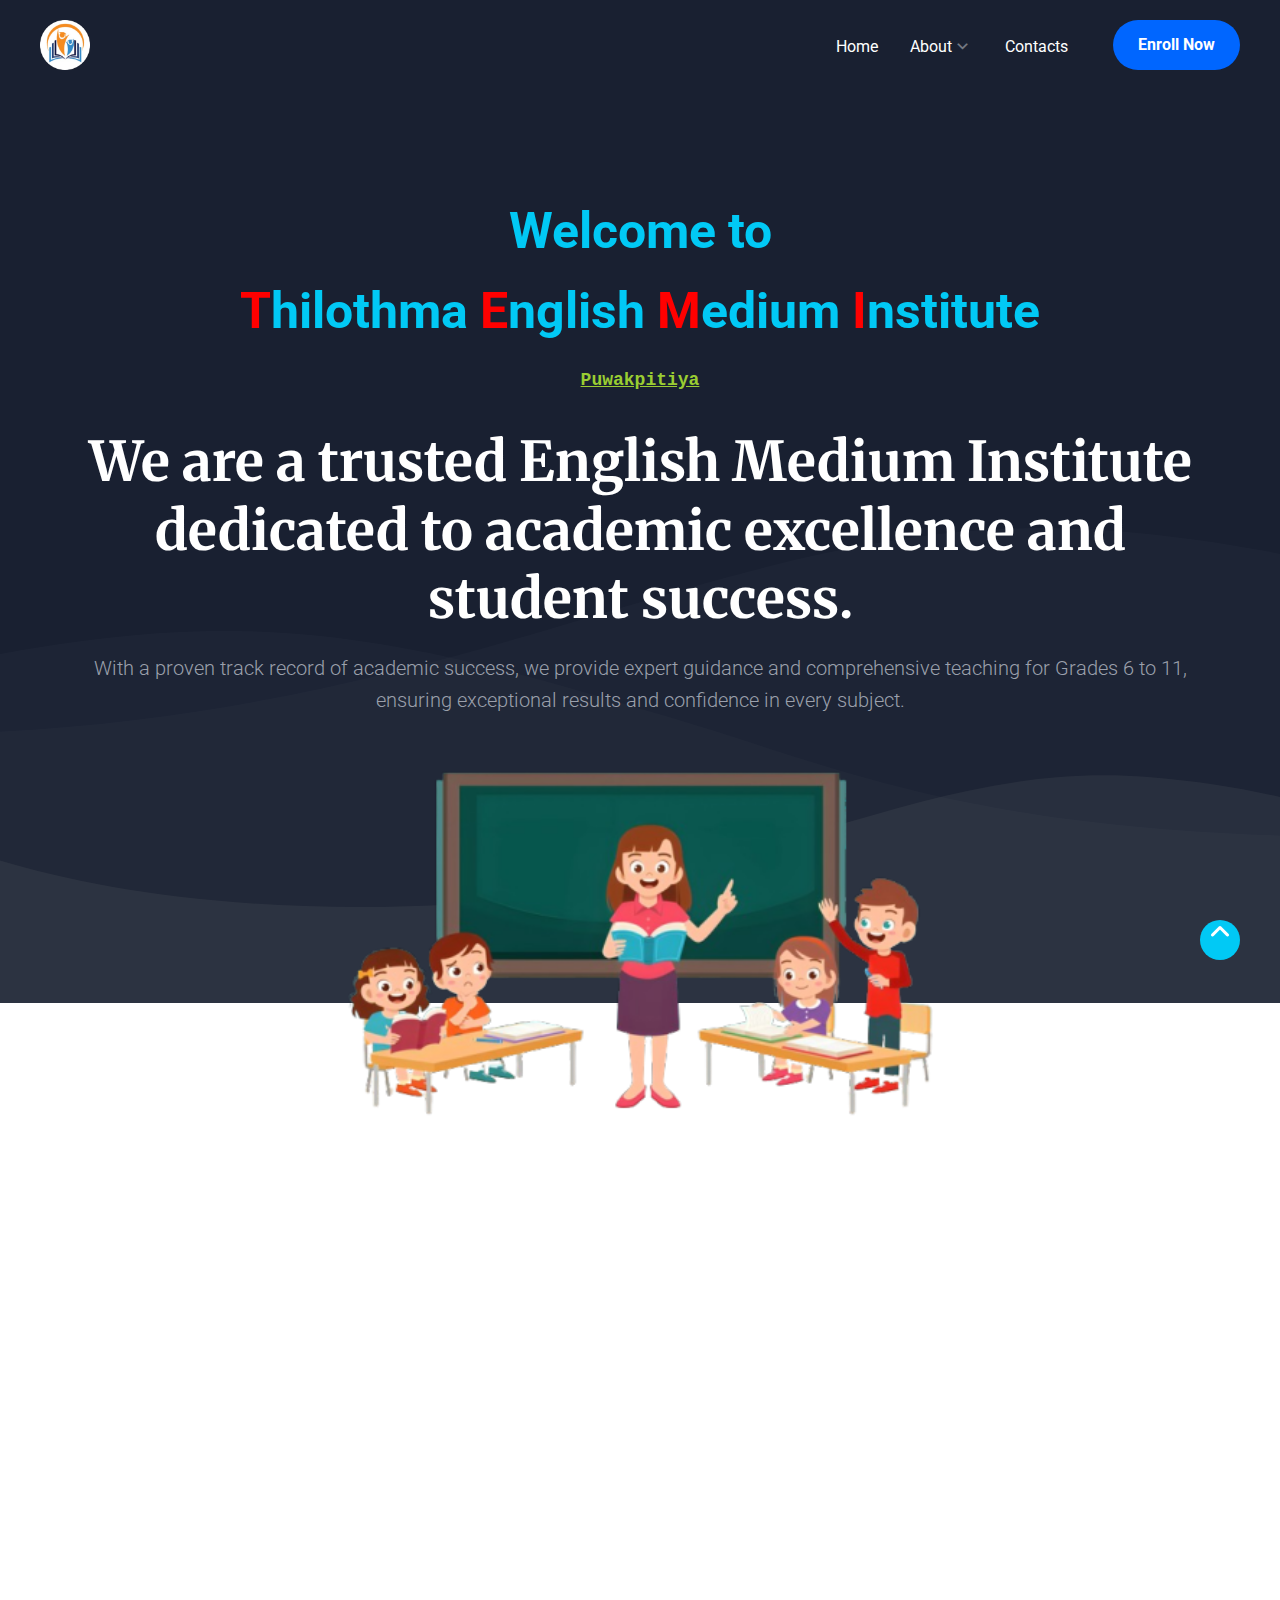
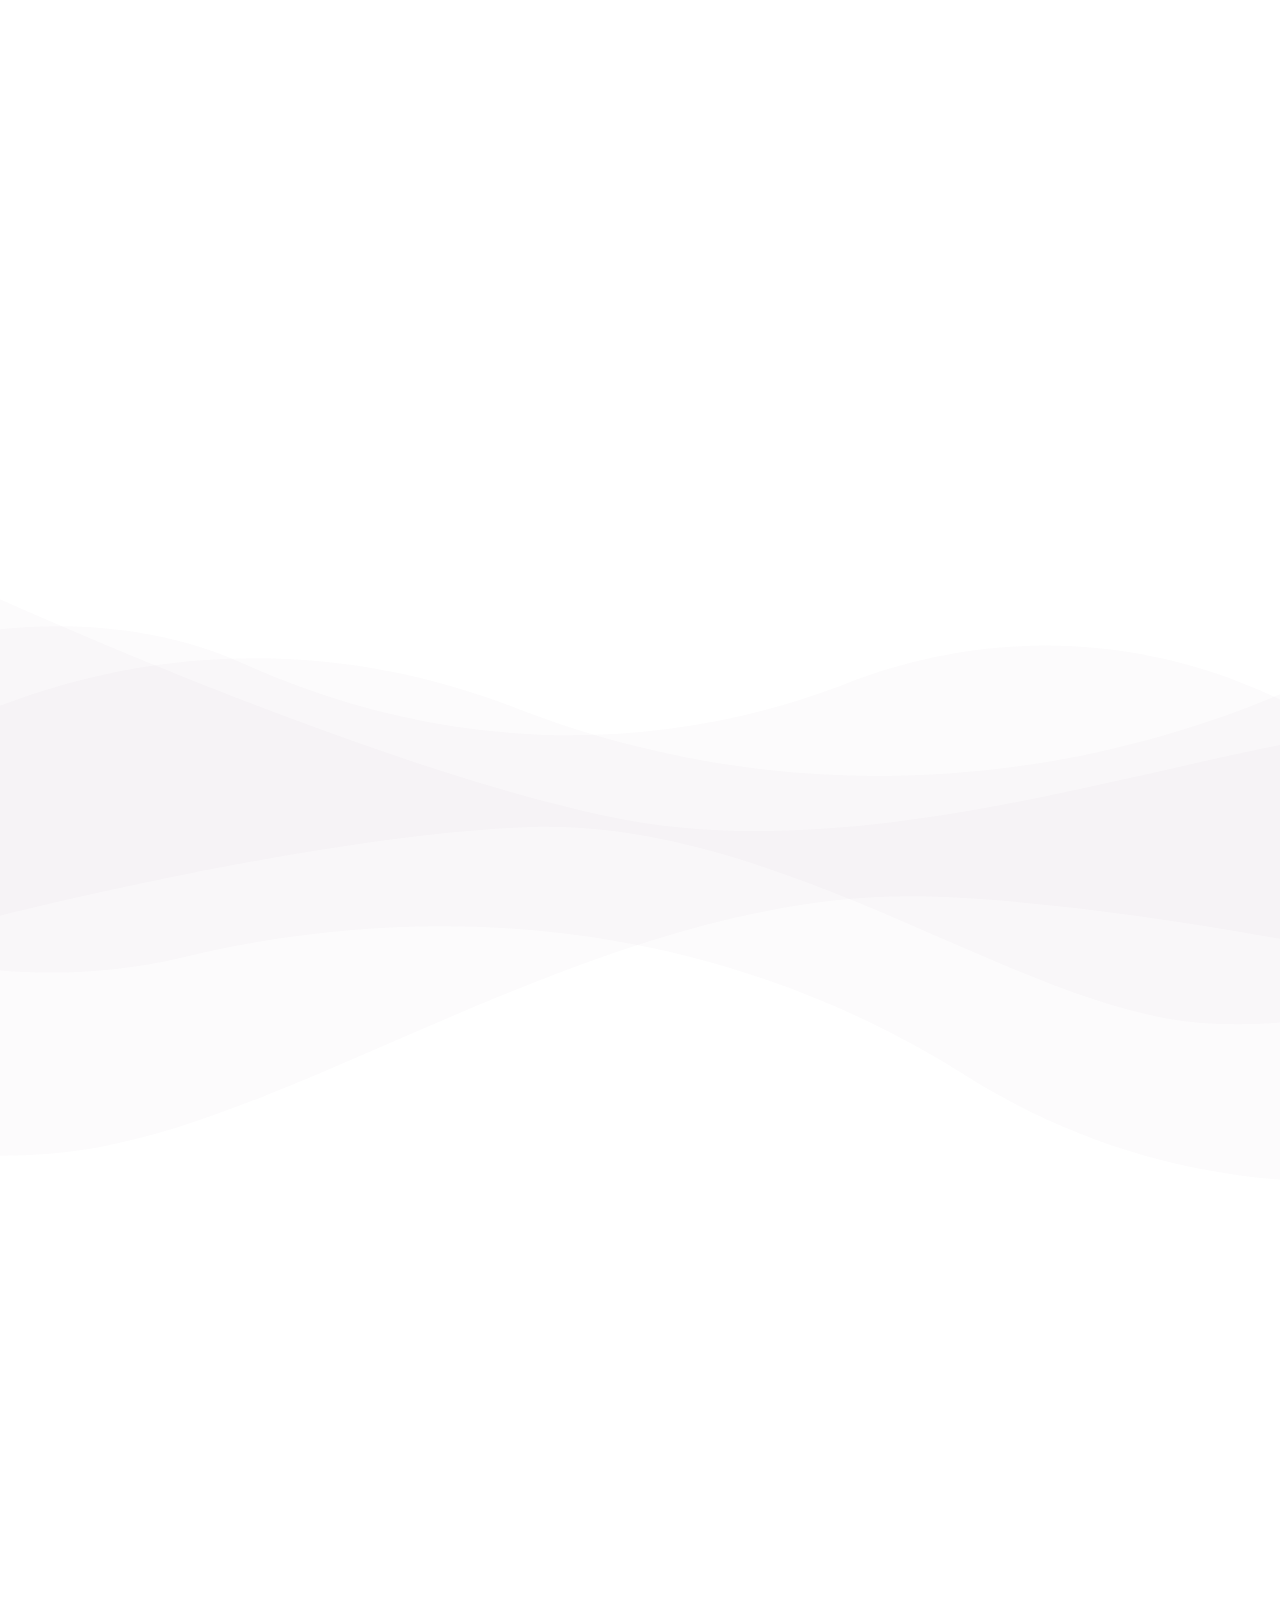
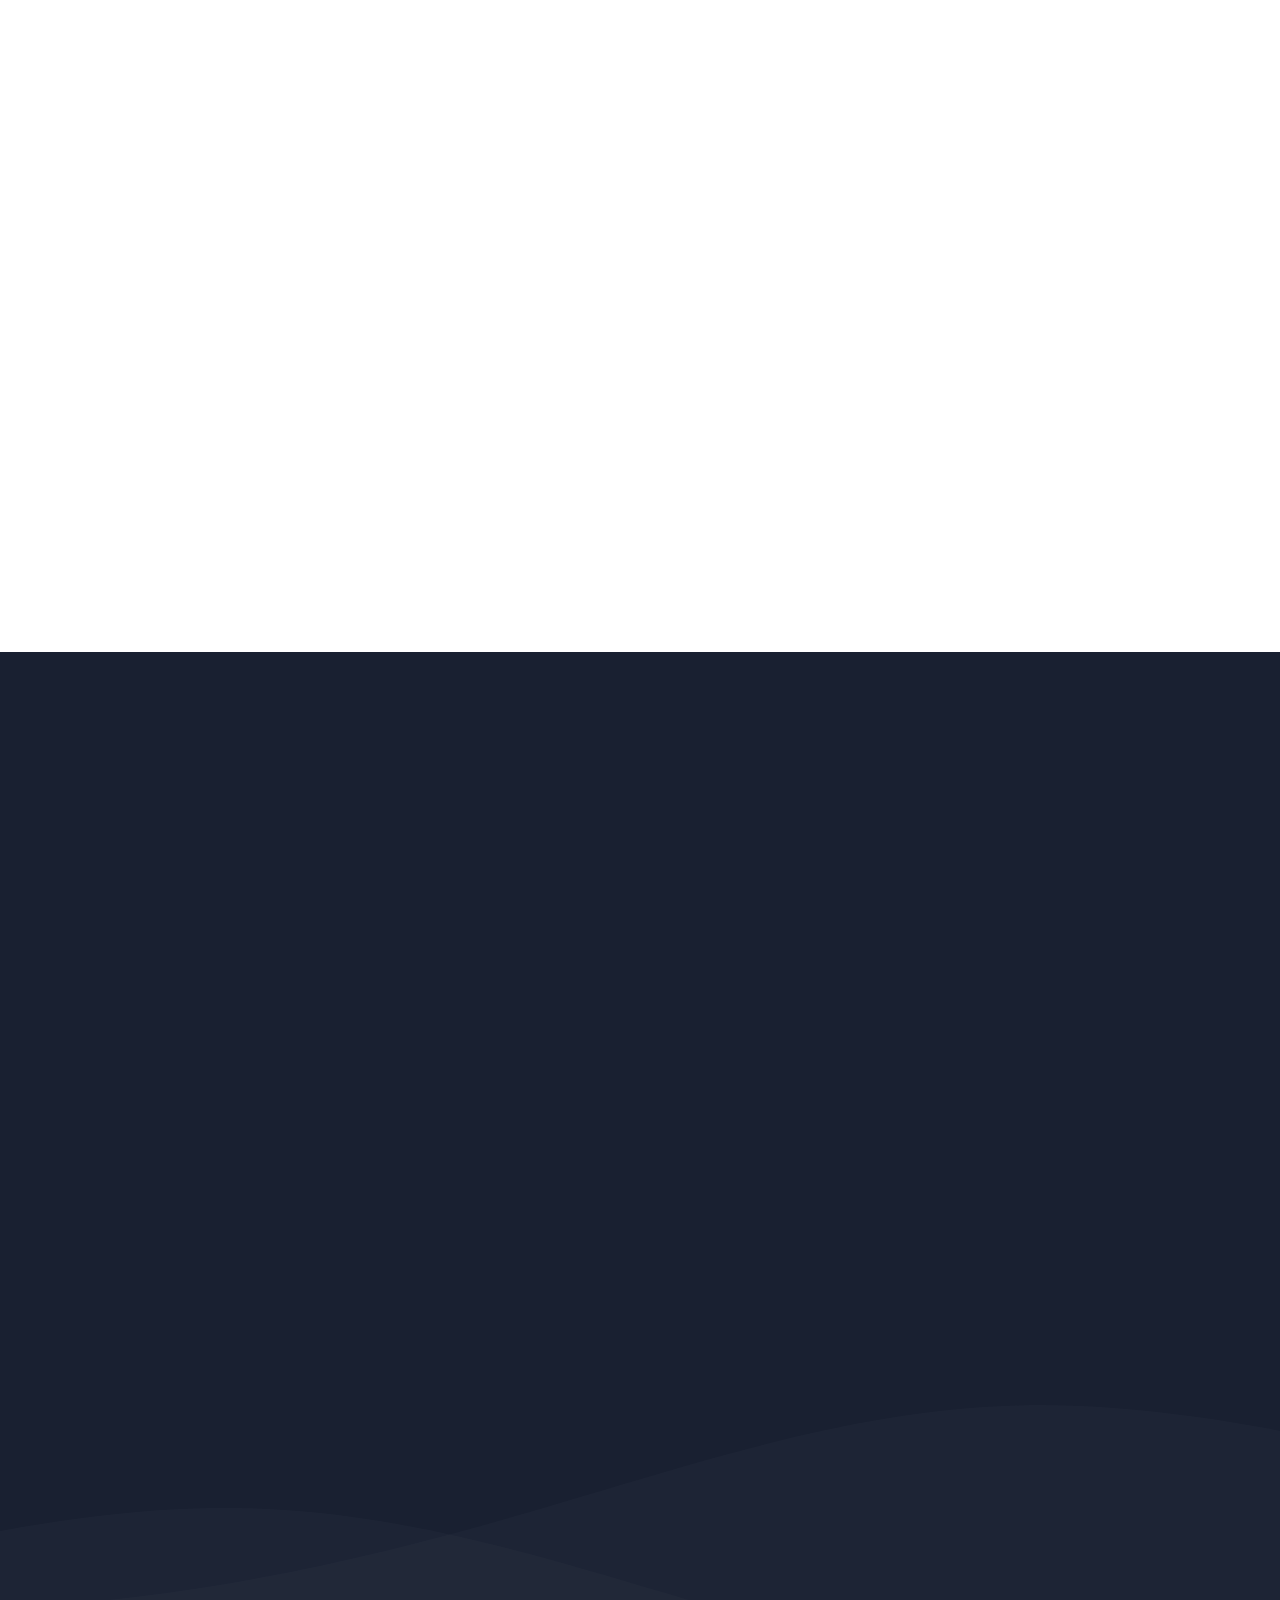
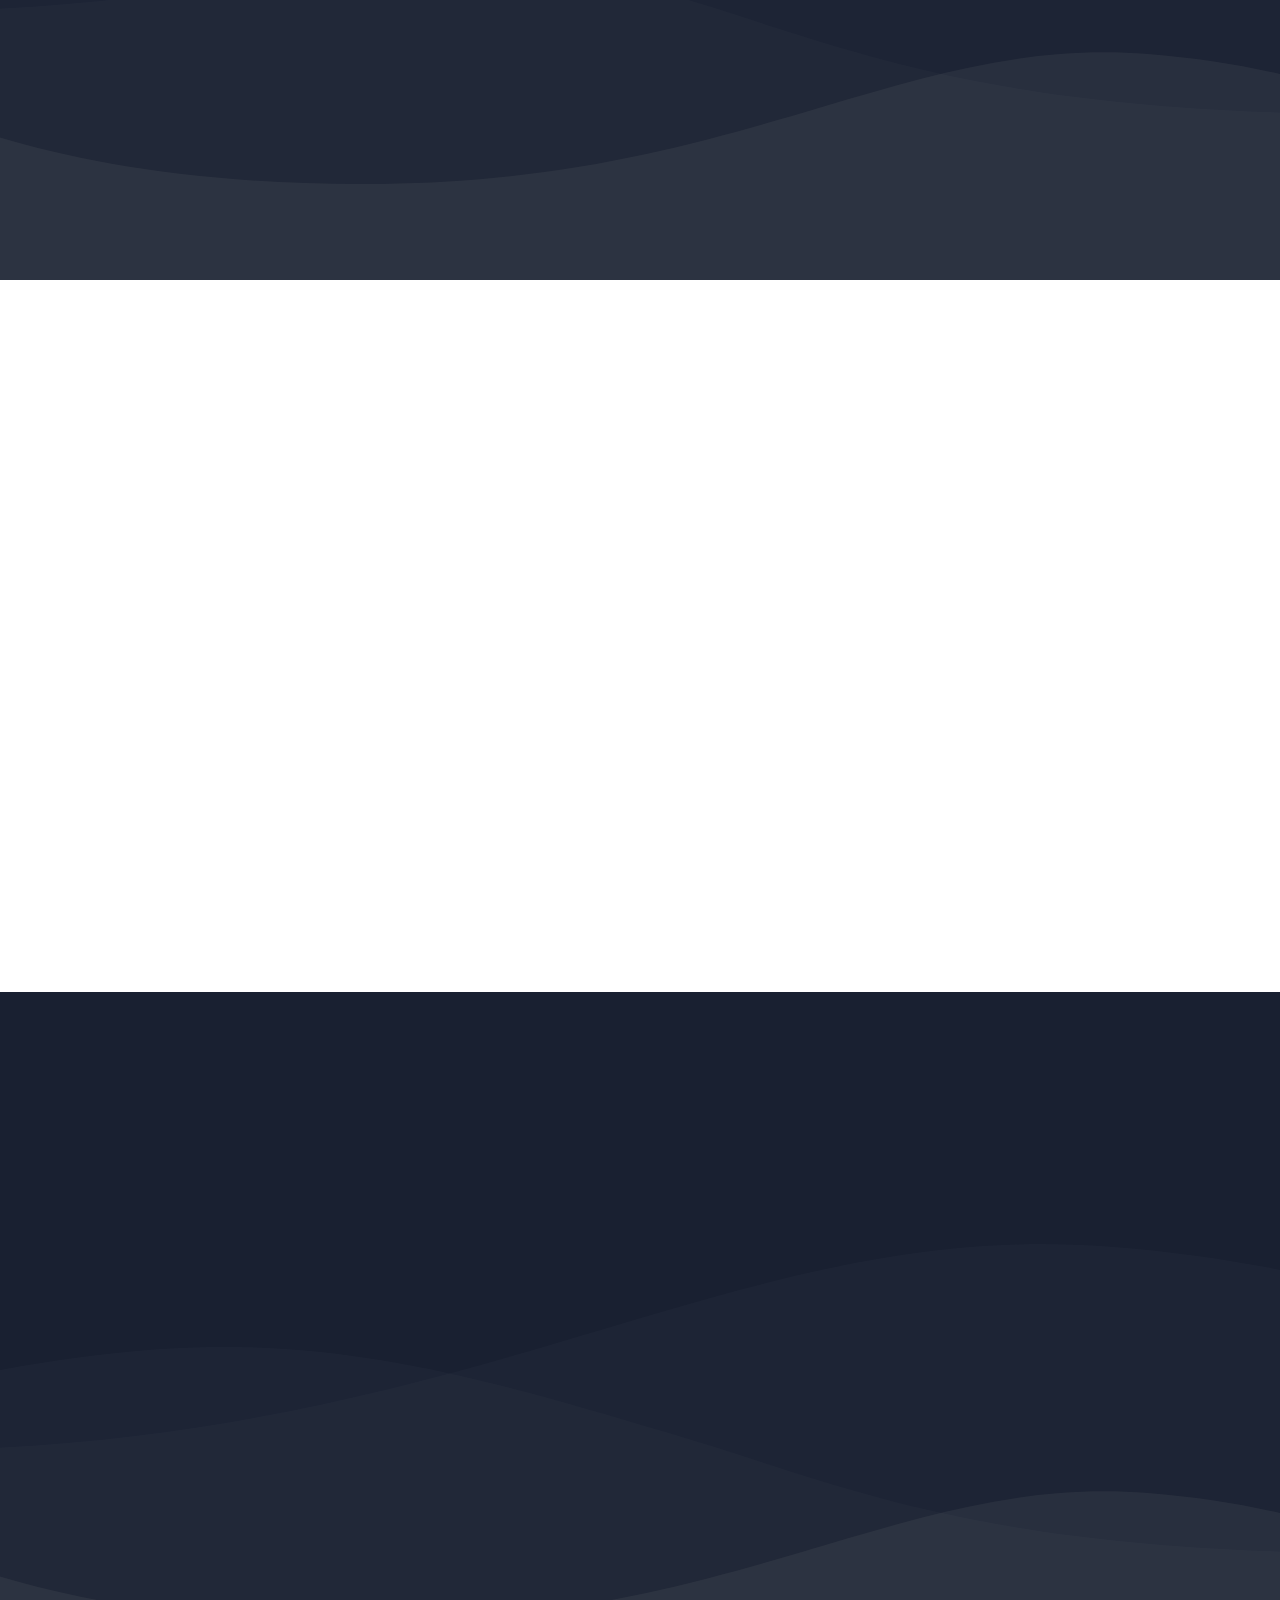
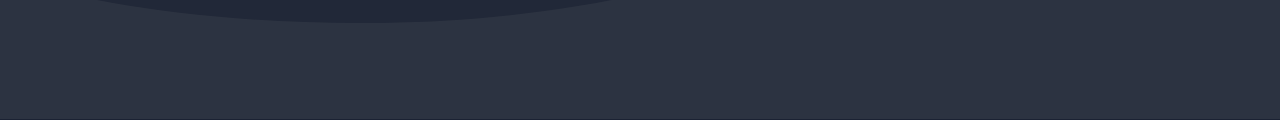
<file: index.html>
<!DOCTYPE html>
<html class="wide wow-animation" lang="en">
<head>
  <title>Thilothma Institute</title>
  <meta charset="utf-8">
  <meta name="viewport" content="width=device-width, height=device-height, initial-scale=1.0">
  <meta http-equiv="X-UA-Compatible" content="IE=edge">
  <link rel="icon" href="images/ST/logo.png" type="image/x-icon">
  <link rel="stylesheet" type="text/css" href="//fonts.googleapis.com/css?family=Roboto:100,300,400,500,700,900%7CMerriweather:300,400,700,700i,900">
  <link rel="stylesheet" href="css/style.css">
  <link href="https://cdnjs.cloudflare.com/ajax/libs/font-awesome/6.0.0-beta3/css/all.min.css" rel="stylesheet">
  <style>.ie-panel{display: none;background: #212121;padding: 10px 0;box-shadow: 3px 3px 5px 0 rgba(0,0,0,.3);clear: both;text-align:center;position: relative;z-index: 1;} html.ie-10 .ie-panel, html.lt-ie-10 .ie-panel {display: block;}</style>
</head>
<body>
<!--    <div class="ie-panel"><a href="http://windows.microsoft.com/en-US/internet-explorer/"><img src="images/ie8-panel/warning_bar_0000_us.jpg" height="42" width="820" alt="You are using an outdated browser. For a faster, safer browsing experience, upgrade for free today."></a></div>-->
<div class="preloader">
  <div class="preloader-body">
    <div class="cssload-container">
      <div class="cssload-speeding-wheel"></div>
    </div>
  </div>
</div>
<div class="page">
  <!--      <section class="d-none d-xl-block"><a class="d-block" href="https://www.templatemonster.com/landing-page-template/all-in-one-landing-page-lintense/" target="_blank"><img class="img-responsive" src="images/banner-top-2050x60.jpg" alt="" width="2050" height="60"/></a></section>-->

  <!-- HEADER -->
  <header class="section page-header">
    <!--RD Navbar-->
    <div class="rd-navbar-wrap">
      <nav class="rd-navbar rd-navbar-corporate" data-layout="rd-navbar-fixed" data-sm-layout="rd-navbar-fixed" data-md-layout="rd-navbar-fixed" data-lg-layout="rd-navbar-static" data-xl-layout="rd-navbar-static" data-xxl-layout="rd-navbar-static" data-md-device-layout="rd-navbar-fixed" data-lg-device-layout="rd-navbar-fixed" data-xl-device-layout="rd-navbar-static" data-xxl-device-layout="rd-navbar-static" data-lg-stick-up-offset="46px" data-xl-stick-up-offset="46px" data-xxl-stick-up-offset="46px" data-lg-stick-up="true" data-xl-stick-up="true" data-xxl-stick-up="true">
        <div class="rd-navbar-collapse-toggle rd-navbar-fixed-element-1" data-rd-navbar-toggle=".rd-navbar-collapse"><span></span></div>
        <div class="rd-navbar-main-outer">
          <div class="rd-navbar-main">
            <!--RD Navbar Panel-->
            <div class="rd-navbar-panel">
              <!--RD Navbar Toggle-->
              <button class="rd-navbar-toggle" data-rd-navbar-toggle=".rd-navbar-nav-wrap"><span></span></button>
              <!--RD Navbar Brand-->
              <div class="rd-navbar-brand">
                <!--                    &lt;!&ndash;Brand&ndash;&gt;<a class="brand" href="index.html"><img class="brand-logo-dark" src="images/logo-default-362x90.png" alt="" width="181" height="45"/><img class="brand-logo-light" src="images/logo-inverse-362x90.png" alt="" width="181" height="45"/></a>-->
                <!--Brand--><a class="brand" href="index.html"><img class="brand-logo-dark" src="images/ST/logo.png" alt="" width="10" height="10"/><img class="brand-logo-light" src="images/ST/logo.png" alt="" width="50" height="50"/></a>

              </div>
            </div>
            <div class="rd-navbar-main-element">
              <div class="rd-navbar-nav-wrap">
                <ul class="rd-navbar-nav">
                  <li class="rd-nav-item"><a class="rd-nav-link" href="#">Home</a></li>
                  <li class="rd-nav-item"><a class="rd-nav-link" href="#about">About</a>
                    <ul class="rd-menu rd-navbar-dropdown">
                      <li class="rd-dropdown-item"><a class="rd-dropdown-link" href="#why-us">Why Choose Us</a></li>
                      <li class="rd-dropdown-item"><a class="rd-dropdown-link" href="#mission">Mission & Vision</a></li>
                      <li class="rd-dropdown-item"><a class="rd-dropdown-link" href="#what-we-do">What We Offer</a></li>
                    </ul>
                  </li>
                  <!--<li class="rd-nav-item"><a class="rd-nav-link" href="#what-we-do">What We Do</a>
                    <ul class="rd-menu rd-navbar-dropdown">
                      <li class="rd-dropdown-item"><a class="rd-dropdown-link" href="#our-projects">Our Projects</a></li>
                      <li class="rd-dropdown-item"><a class="rd-dropdown-link" href="#awards">Awards</a></li>
                      <li class="rd-dropdown-item"><a class="rd-dropdown-link" href="#advantages">Advantages</a></li>
                      <li class="rd-dropdown-item"><a class="rd-dropdown-link" href="#features">Features</a></li>
                      <li class="rd-dropdown-item"><a class="rd-dropdown-link" href="#technologies">Technologies</a></li>
                      <li class="rd-dropdown-item"><a class="rd-dropdown-link" href="#statistics">Statistics</a></li>
                      <li class="rd-dropdown-item"><a class="rd-dropdown-link" href="#our-tips">Our Tips</a></li>
                    </ul>
                  </li>
                  <li class="rd-nav-item"><a class="rd-nav-link" href="#pricing">Grades</a></li>
                  <li class="rd-nav-item"><a class="rd-nav-link" href="#faq">FAQ</a></li>-->
                  <li class="rd-nav-item"><a class="rd-nav-link" href="#contacts">Contacts</a></li>
                </ul>
              </div>
              <div class="rd-navbar-collapse"><a class="button button-secondary button-nuka" href="https://api.whatsapp.com/send?phone=94706106161&text=Hello%20Diyawanna!%20I%20am%20interested%20about%20your%20business." target="_blank" rel="noopener noreferrer">Enroll Now<span class="button-overlay"></span></a></div>
            </div>
          </div>
        </div>
      </nav>
    </div>
  </header>


  <!-- Welcome to TEMI-->
  <section class="section section-md section-md-1 text-center bg-wave-dark-wrap pb-0 text-gray-600">
    <div class="bg-wave-dark bg-wave-dark-1 bg-gray-800">
      <svg class="wave-dark" width="1920" height="713" viewBox="0 0 1920 713" fill="none">
        <path class="wave-path wave-path-1" d="M1920 463.314V713H0V414.325C0.0515862 414.316 0.103105 414.308 0.154556 414.299C59.8232 467.769 270.664 573.445 636.676 568.392C873.316 565.126 1040.4 505.514 1188.57 452.65C1326.86 403.309 1448.68 359.846 1595.21 373.565C1727.41 385.944 1837.94 423.471 1920 463.314Z" fill="white"></path>
        <path class="wave-path wave-path-2" d="M1920 463.988V713H0V234.66C102.275 199.182 221.353 170.486 354.422 158.026C584.381 136.494 775.567 204.707 992.611 282.146C1225.15 365.113 1373 457.092 1858.75 463.796C1879.49 464.082 1899.9 464.142 1920 463.988Z" fill="white"></path>
        <path class="wave-path wave-path-3" d="M1920 85.9538V713H0V310.063C15.2357 310.099 30.6508 310.012 46.2454 309.796C417.632 304.67 679.852 211.113 912.389 128.146C1129.43 50.7068 1320.62 -17.5061 1550.58 4.02629C1690.21 17.1004 1814.43 48.0502 1920 85.9538Z" fill="white"></path>
      </svg>
    </div>
    <div class="container">
      <h6 class="wow fadeInUp" style="font-size: 50px">Welcome to <br> <a style="color: red">T</a>hilothma <a style="color: red">E</a>nglish <a style="color: red">M</a>edium <a style="color: red">I</a>nstitute</h6>
      <h6 class="wow fadeInUp" style="font-family: monospace; color: yellowgreen; text-decoration: underline; text-decoration-style: solid;"><a href="https://maps.app.goo.gl/4iR7ihebT4ooXhpj9" target="_blank" rel="noopener noreferrer">Puwakpitiya</a></h6>
      <h1 class="wow fadeInUp" data-wow-delay=".2s">We are a trusted English Medium Institute dedicated to academic excellence and student success.</h1>
      <p class="big d-none d-sm-block wow fadeInUp" data-wow-delay=".4s">With a proven track record of academic success, we provide expert guidance and comprehensive teaching for Grades 6 to 11, <br class="d-none d-lg-block">ensuring exceptional results and confidence in every subject.
      </p>
      <!--          <img class="wow fadeInUp" src="images/blur-landing-corporate-01-830x473.png" alt="" width="830" height="473" data-wow-delay=".6s"/>-->
      <img class="wow fadeInUp" src="images/ST/res/2.png" alt="" width="651" height="470" data-wow-delay=".6s"/>
    </div>
  </section>
  <div class="position-relative">
    <svg class="wave-light" width="1920" height="1060" viewBox="0 0 1920 1060" fill="none">
      <path class="wave-path" d="M1270.8 218.376C1568.83 102.736 1850.63 180.948 2030.21 307.382C2032.51 308.998 2034.48 310.988 2036.1 313.28L2244.6 608.07C2253.3 620.368 2249.27 637.477 2235.62 643.849C2136.91 689.931 1934.93 754.715 1745.59 720.317C1486.28 673.211 1150.28 423.428 797.391 434.116C526.793 442.311 106.516 537.961 -92.8574 590.62C-106.447 594.21 -120.226 585.95 -123.559 572.295L-211.97 210.086C-214.872 198.199 -208.784 185.922 -197.319 181.649C-86.282 140.272 153.264 93.3374 366.435 189.479C649.935 317.339 970.87 334.757 1270.8 218.376Z" fill="#4D4468"></path>
      <path class="wave-path" d="M772.48 255.118C380.165 103.024 9.24323 206.281 -226.745 372.767C-229.039 374.385 -231.01 376.373 -232.632 378.664L-512.582 774.127C-521.29 786.427 -517.274 803.55 -503.683 810.064C-377.112 870.73 -105.683 960.41 148.442 914.284C489.263 852.422 930.89 524.399 1394.72 538.435C1753.87 549.303 2313.64 677.282 2572.46 745.98C2586.04 749.585 2599.94 741.362 2603.28 727.711L2722.96 237.787C2725.87 225.895 2719.88 213.66 2708.45 209.275C2565.44 154.399 2245.45 89.0608 1961.15 217.17C1588.53 385.08 1166.7 407.953 772.48 255.118Z" fill="#4D4468"></path>
      <path class="wave-path" d="M1447.25 805.997C1794.64 1025.39 2182.35 991.059 2453.13 870.614C2455.6 869.515 2457.81 868.064 2459.73 866.318L2833.15 525.603C2842.65 516.93 2842.3 503.238 2831.92 495.349C2724.31 413.548 2478 274.243 2215.74 273.626C1867.52 272.805 1356.87 514.147 906.52 416.969C558.455 341.862 42.8667 116.692 -194.437 2.73577C-207.328 -3.45464 -223.54 1.25043 -229.521 12.9186L-466.827 475.879C-471.469 484.935 -468.544 495.538 -459.301 501.375C-333.611 580.741 -34.896 703.74 275.402 629.247C680.162 532.076 1098.27 585.601 1447.25 805.997Z" fill="#4D4468"></path>
    </svg>
    <!-- Why Choose Us-->
    <section class="section section-md bg-default text-center" id="why-us">
      <div class="container">
        <div class="row row-fix justify-content-center wow fadeInUp">
          <div class="col-xl-8 col-lg-10">
            <h6>Why Choose Us</h6>
            <h2>Excellence in Education Since Day One</h2>
            <p class="big">Since our establishment, we have been transforming the learning experience for students, helping them achieve their academic goals with outstanding results.</p>
            <h2>Proven Success Rates</h2>
            <p class="big">With a track record of +95% marks assured, we are committed to ensuring exceptional performance across all subjects for Grades 6 to 11.</p><a class="button button-secondary button-nuka" href="https://api.whatsapp.com/send?phone=94706106161&text=Hello%20Diyawanna!%20I%20am%20interested%20about%20your%20business." target="_blank" rel="noopener noreferrer">Enroll Now<span class="button-overlay"></span></a>
          </div>
        </div>
      </div>
    </section>
    <!-- About Us-->
    <section class="section section-md bg-default" id="about">
      <div class="container">
        <div class="row row-40 align-items-center wow fadeInUp">
          <div class="col-xl-7 col-lg-6">
            <div class="img-video"><a class="button-play" href="https://youtu.be/lZG7MRJNRjw?si=yub4DXyVDl6qavSV" data-lightgallery="item">
              <svg width="19" height="21" viewbox="0 0 19 21">
                <path d="M18.0698 8.92762C19.3101 9.63455 19.3101 11.3655 18.0698 12.0724L2.85678 20.7432C1.59455 21.4626 -6.40869e-08 20.585 0 19.1708L7.85887e-07 1.82916C8.49974e-07 0.414998 1.59455 -0.462644 2.85678 0.256784L18.0698 8.92762Z"></path>
              </svg></a>
              <!--                  <img class="box-shadow" src="images/landing-corporate-02-660x406.jpg" alt="" width="660" height="406"/>-->
              <img class="box-shadow" src="images/ST/res/3.jpg" alt="" width="660" height="406"/>
            </div>
          </div>
          <div class="col-xl-5 col-lg-6">
            <h6>About Us</h6>
            <h2>Dedicated to Excellence in Education</h2>
            <p class="big">Thilothma English Medium Institute is a <a class="link-border">trusted educational center</a> providing exceptional learning experiences for Grades 6 to 11. Over the years, we’ve built a strong reputation for delivering:</p>
            <ul class="list-decorative big">
              <li>Comprehensive and thorough subject coverage</li>
              <li>Tailored teaching methods for group and individual classes</li>
              <li>High success rates with +95% marks assured</li>
            </ul>
            <p>Our focus is on nurturing academic excellence while building confidence in every student.</p>
          </div>
        </div>
      </div>
    </section>
    <!-- Our Mission & Vision-->
    <section class="section section-md bg-default" id="mission">
      <div class="container">
        <div class="row row-15 justify-content-sm-between wow fadeInUp">
          <div class="col-xl-5 col-lg-6">
            <h6>Our Mission & Vision</h6>
            <h2>Mission</h2>
            <p class="big">We aim to deliver high-quality education that empowers students to achieve academic excellence and build a strong foundation for their future success.</p>
            <h2>Vision</h2>
            <p class="big">To be the leading English Medium Institute, providing personalized, impactful, and result-oriented education that sets students apart in their academic journey.</p>
            <div class="quote-classic">
              <div class="quote-classic-body">
                <q>Our personalized teaching methods and innovative approach are the keys to your academic success!</q>
              </div>
              <div class="quote-classic-footer unit unit-spacing-md">
                <div class="unit-left"><img class="quote-classic-photo rounded-circle" src="images/ST/tj.jpg" alt="" width="60" height="60"/>
                </div>
                <div class="unit-body">
                  <div class="quote-classic-name">H.V.G. Thilothma Jayasooriya</div>
                  <div class="quote-classic-position">Founder & Educator</div>
                  <div class="quote-classic-position">Thilothma English Medium Institute</div>
                </div>
              </div>
            </div>
          </div>
          <div class="col-xl-6 col-lg-6">
            <!--                <div class="text-center text-lg-left"><img src="images/blur-landing-corporate-03-500x406.png" alt="" width="500" height="406"/>-->
            <div class="text-center text-lg-left"><img src="images/ST/res/4.png" alt="" width="500" height="406"/>
            </div>
          </div>
        </div>
      </div>
    </section>
    <!-- What We Offer-->
    <section class="section section-md bg-default" id="what-we-do">
      <div class="container">
        <div class="text-center wow fadeInUp">
          <h6>What We Offer</h6>
          <h2>Exceptional Educational Services That Matter</h2>
          <p class="big">At Thilothma English Medium Institute, we are dedicated to providing top-notch teaching and guidance for students to achieve their academic goals.</p>
        </div>
        <div class="row row-30 justify-content-center">
          <div class="col-md-6 col-lg-4 wow fadeInUp" data-wow-delay=".3s">
            <article class="service-corporate unit flex-column flex-sm-row">
              <div class="unit-left">
                <div class="service-corporate-icon">
                  <svg width="70" height="70" viewBox="0 0 70 70" fill="none">
                    <path class="path-secondary" d="M38.5789 63.8914H31.3969C29.305 63.8914 27.6094 62.1958 27.6094 60.1039V55.1339H42.3664V60.1039C42.3664 62.1958 40.6708 63.8914 38.5789 63.8914Z" fill="#0066FF"></path>
                    <path d="M42.3662 55.1339V60.1044C42.3662 62.1963 40.6701 63.8909 38.5782 63.8909H35.3477C37.438 63.8909 39.1341 62.1963 39.1341 60.1044V55.1339H42.3662Z" fill="white"></path>
                    <path class="path-primary" d="M59.6549 25.6945C59.6549 36.0424 53.2819 44.903 44.2468 48.5639C43.1044 49.0264 42.3669 50.1469 42.3669 51.379V55.1243H39.1348V49.3447C39.1348 48.1127 39.8728 46.9922 41.0146 46.5297C50.0509 42.8682 56.4238 34.0082 56.4238 23.6603C56.4238 15.5464 52.5065 8.34674 46.4604 3.84998C54.3047 7.98038 59.6549 16.2129 59.6549 25.6945Z" fill="#01C9F5"></path>
                    <path d="M12.4524 18.3359C14.6608 11.0113 20.3602 5.33053 27.6976 3.13876C31.6342 1.9633 35.5793 1.73739 39.4239 2.46691C39.9788 2.57266 40.5156 2.20736 40.6208 1.65194C40.7265 1.09652 40.3618 0.560327 39.8058 0.455118C35.6364 -0.33689 31.365 -0.0938933 27.1113 1.1761C23.2057 2.34301 19.6115 4.48405 16.7164 7.36956C13.8202 10.2556 11.6674 13.8434 10.4914 17.7442C8.78774 23.394 8.90844 29.1837 10.8407 34.4879C10.9918 34.904 11.3843 35.1619 11.803 35.1619C11.9189 35.1619 12.0375 35.1422 12.1534 35.1C12.6848 34.9061 12.9582 34.3186 12.7649 33.7873C10.9854 28.9017 10.877 23.5585 12.4524 18.3359Z" fill="#293043"></path>
                    <path d="M56.6308 11.8465C54.0523 7.82555 50.4202 4.60678 46.1264 2.53731C45.6169 2.29164 45.0049 2.5058 44.7592 3.01529C44.5135 3.52478 44.7277 4.13681 45.2372 4.38248C49.1897 6.28693 52.5329 9.25041 54.9063 12.952C57.3427 16.7523 58.6308 21.1583 58.6308 25.6946C58.6308 30.4952 57.2006 35.1159 54.4945 39.0578C51.8504 42.9089 48.174 45.8681 43.8614 47.6155C42.3308 48.2355 41.3418 49.7133 41.3418 51.3795V54.1H36.0113V38.442L38.5161 39.6474C38.6565 39.7147 38.8082 39.7483 38.9604 39.7483C39.1121 39.7483 39.2643 39.7147 39.4042 39.6474L43.3776 37.7354C43.8876 37.4903 44.1018 36.8783 43.8566 36.3688C43.611 35.8588 42.9995 35.6446 42.4894 35.8897L38.9604 37.588L35.4308 35.8897C35.1504 35.7546 34.8236 35.7546 34.5432 35.8897L31.0142 37.588L27.4856 35.8897C26.9756 35.6441 26.3641 35.8588 26.1184 36.3688C25.8733 36.8783 26.0875 37.4903 26.5975 37.7354L30.5704 39.6468C30.8507 39.7819 31.1776 39.7819 31.4585 39.6468L33.9632 38.4415V54.1H28.6333V51.3795C28.6333 49.7127 27.6459 48.2355 26.1174 47.6171C21.8951 45.9065 18.2715 43.0258 15.6392 39.2853C15.3134 38.8228 14.6747 38.7117 14.2122 39.0375C13.7497 39.3627 13.6386 40.002 13.9638 40.4639C16.8237 44.5271 20.7602 47.6572 25.3483 49.5151C26.0998 49.8196 26.5847 50.5512 26.5847 51.3795V55.1238C26.5847 55.1254 26.5852 55.127 26.5852 55.1292C26.5852 55.1308 26.5847 55.1324 26.5847 55.134V60.1039C26.5847 62.5317 28.3925 64.5435 30.7322 64.8682V67.1006C30.7322 68.6996 32.0326 70 33.6316 70H36.3435C37.9419 70 39.2429 68.6996 39.2429 67.1006V64.8682C41.5826 64.5441 43.3904 62.5317 43.3904 60.1039V55.134C43.3904 55.1324 43.3899 55.1308 43.3899 55.1292C43.3899 55.127 43.3904 55.1254 43.3904 55.1238V51.3795C43.3904 50.5512 43.8769 49.819 44.6305 49.5135C49.3168 47.6144 53.3116 44.3999 56.1827 40.2167C59.1243 35.9325 60.6789 30.9107 60.6789 25.694C60.6784 20.7658 59.2786 15.9774 56.6308 11.8465ZM37.1943 67.1006C37.1943 67.57 36.813 67.9519 36.3435 67.9519H33.6316C33.1621 67.9519 32.7803 67.57 32.7803 67.1006V64.9425H37.1943V67.1006ZM41.3418 60.1039C41.3418 61.6276 40.1022 62.8671 38.5785 62.8671H31.3965C29.8729 62.8671 28.6333 61.6276 28.6333 60.1039V56.1583H41.3418V60.1039Z" fill="#293043"></path>
                  </svg>
                </div>
              </div>
              <div class="unit-body">
                <h4 class="service-corporate-title">Subject Mastery</h4>
                <p class="service-corporate-text">We specialize in core subjects like Science, Mathematics, ICT, Civic Education, Geography, Health, and English Literature (Grades 10 & 11). Our teaching methods ensure thorough understanding and excellent results.</p>
              </div>
            </article>
          </div>
          <div class="col-md-6 col-lg-4 wow fadeInUp">
            <article class="service-corporate unit flex-column flex-sm-row">
              <div class="unit-left">
                <div class="service-corporate-icon">
                  <svg width="70" height="70" viewBox="0 0 70 70" fill="none">
                    <path d="M59.5307 59.3617H10.5137V24.4508C10.5137 23.8259 11.02 23.3202 11.6443 23.3202H58.4C59.0249 23.3202 59.5307 23.8259 59.5307 24.4508V59.3617Z" fill="white"></path>
                    <path d="M65.5399 68.8407H4.50497C2.65766 68.8407 1.16016 67.3432 1.16016 65.4959V59.3617H68.8841V65.4959C68.8841 67.3432 67.3866 68.8407 65.5399 68.8407Z" fill="white"></path>
                    <path d="M54.3172 4.40711V48.1616C54.3172 50.1071 52.7407 51.6837 50.7973 51.6837H47.1641C49.108 51.6837 50.6846 50.1071 50.6846 48.1616V4.40711C50.6846 2.46314 49.108 0.886597 47.1641 0.886597H50.7973C52.7407 0.886597 54.3172 2.46314 54.3172 4.40711Z" fill="white"></path>
                    <path class="path-secondary" d="M54.3166 10.4847H15.7266V4.4071C15.7266 2.46259 17.3031 0.886047 19.2476 0.886047H50.7961C52.74 0.886047 54.3166 2.46259 54.3166 4.4071V10.4847Z" fill="#0066FF"></path>
                    <path d="M54.3172 4.40711V10.4842H50.6846V4.40711C50.6846 2.46314 49.108 0.886597 47.1641 0.886597H50.7973C52.7407 0.886597 54.3172 2.46314 54.3172 4.40711Z" fill="white"></path>
                    <path d="M19.9675 4.69228C19.9018 4.70456 19.8377 4.72272 19.7758 4.74782C19.6503 4.79802 19.5392 4.87439 19.4431 4.96999C19.254 5.15958 19.1445 5.42287 19.1445 5.69257C19.1445 5.82074 19.1728 5.96654 19.2225 6.08403C19.3021 6.27362 19.4265 6.4301 19.599 6.54386C19.7016 6.61115 19.8457 6.67203 19.967 6.695C20.0327 6.70888 20.1005 6.71529 20.1672 6.71529C20.3077 6.71529 20.43 6.69179 20.5587 6.63785C20.6805 6.58658 20.7958 6.50647 20.8904 6.41515C21.033 6.27683 21.1302 6.08724 21.1697 5.89284C21.2391 5.55425 21.1355 5.21672 20.8904 4.96999C20.6532 4.73126 20.2954 4.63246 19.9675 4.69228Z" fill="white"></path>
                    <path d="M23.7258 4.6698C23.4561 4.6698 23.1929 4.77875 23.0017 4.96994C22.8121 5.15953 22.7031 5.42229 22.7031 5.69252C22.7031 5.75928 22.7101 5.82604 22.7224 5.89279C22.7635 6.08666 22.8612 6.27465 23.0017 6.4151C23.0935 6.50696 23.2153 6.58707 23.3344 6.63781C23.3958 6.66237 23.4599 6.68267 23.5256 6.69495C23.7173 6.73073 23.9336 6.70937 24.1173 6.63781C24.2434 6.58814 24.3523 6.50856 24.4484 6.4151C24.5446 6.32218 24.6199 6.20842 24.6695 6.08399C24.7197 5.95902 24.7486 5.82764 24.7486 5.69252C24.7486 5.42389 24.6396 5.15953 24.4484 4.96994C24.2578 4.77875 23.9945 4.6698 23.7258 4.6698Z" fill="white"></path>
                    <path d="M27.2844 4.6698C27.0142 4.6698 26.7515 4.77875 26.5603 4.96994C26.3707 5.15953 26.2617 5.42229 26.2617 5.69252C26.2617 6.03485 26.4273 6.35422 26.7157 6.54328C26.7717 6.58013 26.8316 6.61164 26.893 6.63727C26.9544 6.66237 27.0185 6.68267 27.0842 6.69495C27.152 6.70723 27.2155 6.71524 27.2844 6.71524C27.4265 6.71524 27.544 6.69121 27.6743 6.63727C27.8078 6.58226 27.905 6.51497 28.007 6.4151C28.2009 6.22711 28.3072 5.95955 28.3072 5.69252C28.3072 5.42389 28.1982 5.159 28.007 4.96994C27.8164 4.77875 27.5531 4.6698 27.2844 4.6698Z" fill="white"></path>
                    <path d="M68.7467 58.4757H65.7982V21.6806C65.7982 19.4248 63.9626 17.5887 61.7062 17.5887H55.2024V4.54377C55.2024 2.0385 53.1645 0 50.6592 0H19.1108C16.6055 0 14.567 2.0385 14.567 4.54377V17.5887H8.06322C5.80735 17.5887 3.97179 19.4242 3.97179 21.6806V58.4752H1.02272C0.457688 58.4752 0 58.9328 0 59.4979V65.6326C0 68.0407 1.95893 70.0001 4.367 70.0001H12.5547C13.1197 70.0001 13.5774 69.5424 13.5774 68.9774C13.5774 68.4124 13.1197 67.9547 12.5547 67.9547H4.36753C3.08739 67.9547 2.04544 66.9127 2.04544 65.6326V60.5206H22.8374L24.172 63.5749C24.4439 64.1971 25.058 64.5992 25.7374 64.5992H44.0326C44.7114 64.5992 45.3261 64.1971 45.5979 63.5749L46.9325 60.5206H67.7245V65.6326C67.7245 66.9133 66.6826 67.9547 65.4024 67.9547H18.8619C18.2968 67.9547 17.8392 68.4124 17.8392 68.9774C17.8392 69.5424 18.2968 70.0001 18.8619 70.0001H65.4024C67.8105 70.0001 69.7694 68.0407 69.7694 65.6326V59.4979C69.7694 58.9334 69.3117 58.4757 68.7467 58.4757ZM16.6124 4.54377C16.6124 3.1659 17.7334 2.04544 19.1108 2.04544H50.6592C52.0365 2.04544 53.157 3.16643 53.157 4.54377V9.5981H16.6124V4.54377ZM9.3535 24.5875V58.4757H6.01724V21.6806C6.01724 20.5527 6.93529 19.6347 8.06322 19.6347H14.567V22.4342H11.5068C10.3196 22.4342 9.3535 23.3998 9.3535 24.5875ZM43.8115 62.5538H25.9579L25.0698 60.5211H44.7002L43.8115 62.5538ZM58.3705 58.4757H11.3989V24.5875C11.3989 24.5277 11.447 24.4796 11.5068 24.4796H14.567V48.2988C14.567 50.804 16.6055 52.8425 19.1108 52.8425H50.6592C53.1645 52.8425 55.2024 50.804 55.2024 48.2988V45.5921C55.2024 45.0271 54.7448 44.5694 54.1797 44.5694C53.6152 44.5694 53.157 45.0271 53.157 45.5921V48.2988C53.157 49.6761 52.0365 50.7971 50.6592 50.7971H19.1108C17.7334 50.7971 16.6124 49.6761 16.6124 48.2988V11.6441H53.157V32.1498C53.157 32.7148 53.6147 33.1725 54.1797 33.1725C54.7448 33.1725 55.2024 32.7148 55.2024 32.1498V24.4796H58.2626C58.3219 24.4796 58.3705 24.5277 58.3705 24.5875V58.4757ZM63.7522 58.4757H60.4159V24.5875C60.4159 23.3998 59.4503 22.4342 58.2626 22.4342H55.2024V19.6347H61.7062C62.8341 19.6347 63.7522 20.5522 63.7522 21.6806V58.4757Z" fill="#293043"></path>
                    <path class="path-primary" d="M26.4466 26.0188C26.4466 28.4547 28.2752 29.3978 29.504 29.4368C29.5153 29.4374 29.5259 29.4374 29.5372 29.4374C30.0867 29.4374 30.5412 29.001 30.5588 28.4472C30.577 27.8827 30.1337 27.4106 29.5692 27.3924C29.5665 27.3924 29.2856 27.3663 29.0266 27.2119C28.7969 27.0752 28.492 26.8028 28.492 26.0188V24.5753C28.492 24.2346 28.3227 23.9163 28.0397 23.7267L27.3988 23.2957L28.0397 22.8652C28.3227 22.6751 28.4925 22.3568 28.4925 22.0161V20.5725C28.4925 20.0823 28.6725 19.6053 29.1152 19.3543C29.2808 19.2609 29.4565 19.2171 29.6376 19.1989C30.1572 19.1466 30.5593 18.7241 30.5593 18.2024V18.1538C30.5593 17.6021 30.1123 17.1545 29.5601 17.1545H29.504C28.2752 17.1941 26.4471 18.1367 26.4471 20.5725V21.4708L25.4708 22.1272C24.9934 22.4476 24.7515 23.0297 24.8834 23.614C24.964 23.9718 25.1937 24.2789 25.4986 24.4834L26.4471 25.1206V26.0188H26.4466Z" fill="#01C9F5"></path>
                    <path class="path-primary" d="M40.4042 19.1989C40.5853 19.2171 40.7615 19.2609 40.9271 19.3543C41.3693 19.6053 41.5498 20.0823 41.5498 20.5725V22.0161C41.5498 22.3568 41.7191 22.6751 42.0021 22.8652L42.6435 23.2957L42.0021 23.7267C41.7196 23.9163 41.5498 24.2346 41.5498 24.5753V26.0188C41.5498 26.8028 41.2448 27.0752 41.0157 27.2119C40.7567 27.3663 40.4752 27.3924 40.4726 27.3924C39.9081 27.4106 39.4648 27.8827 39.483 28.4472C39.5011 29.001 39.9551 29.4374 40.5046 29.4374C40.5158 29.4374 40.527 29.4374 40.5383 29.4368C41.7671 29.3978 43.5952 28.4547 43.5952 26.0188V25.1206L44.5437 24.4834C44.8486 24.2784 45.0783 23.9718 45.1589 23.614C45.2908 23.0292 45.0489 22.4471 44.5715 22.1266L43.5952 21.4708V20.572C43.5952 18.1361 41.7671 17.1935 40.5377 17.1545H40.4816C39.93 17.1545 39.4824 17.6021 39.4824 18.1538V18.2024C39.4824 18.7241 39.8851 19.1466 40.4042 19.1989Z" fill="#01C9F5"></path>
                    <path d="M23.0367 33.3088H20.1678C19.6028 33.3088 19.1445 33.7665 19.1445 34.3316C19.1445 34.8966 19.6028 35.3543 20.1678 35.3543H23.0367C23.6018 35.3543 24.0595 34.8966 24.0595 34.3316C24.0595 33.7665 23.6018 33.3088 23.0367 33.3088Z" fill="#293043"></path>
                    <path d="M49.8747 33.3088H27.3626C26.7981 33.3088 26.3398 33.7665 26.3398 34.3316C26.3398 34.8966 26.7981 35.3543 27.3626 35.3543H49.8747C50.4392 35.3543 50.8975 34.8966 50.8975 34.3316C50.8975 33.7665 50.4392 33.3088 49.8747 33.3088Z" fill="#293043"></path>
                    <path d="M23.0367 37.9932H20.1678C19.6028 37.9932 19.1445 38.4508 19.1445 39.0159C19.1445 39.5809 19.6028 40.0386 20.1678 40.0386H23.0367C23.6018 40.0386 24.0595 39.5809 24.0595 39.0159C24.0595 38.4508 23.6018 37.9932 23.0367 37.9932Z" fill="#293043"></path>
                    <path d="M49.8747 37.9932H27.3626C26.7981 37.9932 26.3398 38.4508 26.3398 39.0159C26.3398 39.5809 26.7981 40.0386 27.3626 40.0386H49.8747C50.4392 40.0386 50.8975 39.5809 50.8975 39.0159C50.8975 38.4508 50.4392 37.9932 49.8747 37.9932Z" fill="#293043"></path>
                    <path d="M23.0367 42.6768H20.1678C19.6028 42.6768 19.1445 43.135 19.1445 43.7C19.1445 44.2645 19.6028 44.7227 20.1678 44.7227H23.0367C23.6018 44.7227 24.0595 44.2645 24.0595 43.7C24.0595 43.135 23.6018 42.6768 23.0367 42.6768Z" fill="#293043"></path>
                    <path d="M49.8747 42.6768H27.3626C26.7981 42.6768 26.3398 43.135 26.3398 43.7C26.3398 44.2645 26.7981 44.7227 27.3626 44.7227H49.8747C50.4392 44.7227 50.8975 44.2645 50.8975 43.7C50.8975 43.135 50.4392 42.6768 49.8747 42.6768Z" fill="#293043"></path>
                    <path d="M30.5194 25.8133C30.599 26.0029 30.7229 26.1599 30.8954 26.2731C30.9984 26.3404 31.1426 26.4018 31.2639 26.4243C31.329 26.4381 31.3974 26.4446 31.4641 26.4446C31.6046 26.4446 31.7269 26.4211 31.8556 26.3671C31.9774 26.3158 32.0927 26.2363 32.1872 26.1444C32.3298 26.0061 32.427 25.8165 32.4666 25.6226C32.536 25.2835 32.4324 24.946 32.1872 24.6992C31.9501 24.4611 31.5923 24.3617 31.2644 24.4215C31.1987 24.4338 31.1346 24.452 31.0727 24.4771C30.9472 24.5273 30.8361 24.6037 30.7399 24.6992C30.5504 24.8888 30.4414 25.1521 30.4414 25.4218C30.4414 25.55 30.4697 25.6958 30.5194 25.8133Z" fill="#293043"></path>
                    <path d="M34.2966 26.145C34.3884 26.2369 34.5102 26.317 34.6293 26.3672C34.6907 26.3917 34.7548 26.412 34.8205 26.4243C35.0122 26.4606 35.2285 26.4393 35.4122 26.3672C35.5383 26.3175 35.6472 26.2385 35.7434 26.145C35.8395 26.0521 35.9148 25.9378 35.9645 25.8134C36.0147 25.6884 36.0435 25.557 36.0435 25.4219C36.0435 25.1533 35.9346 24.8889 35.7434 24.6993C35.5527 24.5087 35.2894 24.3992 35.0208 24.3992C34.7511 24.3992 34.4878 24.5087 34.2966 24.6993C34.107 24.8889 33.998 25.1522 33.998 25.4219C33.998 25.4892 34.005 25.5554 34.0173 25.6227C34.0584 25.8166 34.1561 26.004 34.2966 26.145Z" fill="#293043"></path>
                    <path d="M38.0106 26.2732C38.0667 26.31 38.1265 26.341 38.1879 26.3672C38.2493 26.3917 38.3134 26.412 38.3791 26.4243C38.4469 26.4371 38.5105 26.4446 38.5794 26.4446C38.7214 26.4446 38.8389 26.4206 38.9692 26.3672C39.1027 26.3122 39.1999 26.2443 39.3019 26.1445C39.4958 25.9565 39.6021 25.6889 39.6021 25.4219C39.6021 25.1533 39.4931 24.8889 39.3019 24.6993C39.1113 24.5081 38.848 24.3992 38.5794 24.3992C38.3091 24.3992 38.0464 24.5081 37.8552 24.6993C37.6656 24.8889 37.5566 25.1517 37.5566 25.4219C37.5566 25.7648 37.7222 26.0836 38.0106 26.2732Z" fill="#293043"></path>
                  </svg>
                </div>
              </div>
              <div class="unit-body">
                <h4 class="service-corporate-title">Personalized Learning</h4>
                <p class="service-corporate-text">We offer both group and individual classes to cater to the unique needs of each student, ensuring a focused and tailored learning experience.</p>
              </div>
            </article>
          </div>
          <div class="col-md-6 col-lg-4 wow fadeInUp" data-wow-delay=".3s">
            <article class="service-corporate unit flex-column flex-sm-row">
              <div class="unit-left">
                <div class="service-corporate-icon">
                  <svg width="70" height="70" viewBox="0 0 70 70" fill="none">
                    <path d="M65.4867 52.3916H4.51332C2.58698 52.3916 1.02539 50.83 1.02539 48.9037V4.78676C1.02539 2.86041 2.58698 1.29883 4.51332 1.29883H65.4867C67.413 1.29883 68.9746 2.86041 68.9746 4.78676V48.9037C68.9746 50.83 67.413 52.3916 65.4867 52.3916Z" fill="white"></path>
                    <path d="M68.9732 4.78673V13.1992H64.7243V4.78673C64.7243 2.86145 63.1627 1.29987 61.2363 1.29987H65.4858C67.4116 1.29987 68.9732 2.86145 68.9732 4.78673Z" fill="white"></path>
                    <path class="path-secondary" d="M41.9985 49.3533H28.002V67.6736C28.002 68.4395 28.7705 68.9671 29.4856 68.6921L34.6082 66.7182C34.8603 66.621 35.1402 66.621 35.3922 66.7182L40.5149 68.6921C41.23 68.9671 41.9985 68.4395 41.9985 67.6736V49.3533Z" fill="#0066FF"></path>
                    <path d="M41.9985 49.3528V67.6742C41.9985 68.44 41.23 68.9677 40.5149 68.6921L39.418 68.2696V49.3528H41.9985Z" fill="white"></path>
                    <path class="path-primary" d="M53.1449 40.3828C53.1449 42.2371 50.9835 43.7271 50.4404 45.4003C49.8775 47.1344 50.7304 49.6065 49.6799 51.0501C48.6193 52.5075 45.997 52.4552 44.5396 53.5158C43.096 54.5663 42.3419 57.0823 40.6079 57.6452C38.9347 58.1883 36.8534 56.6145 34.9992 56.6145C33.1449 56.6145 31.0637 58.1883 29.3905 57.6452C27.6564 57.0818 26.9023 54.5663 25.4588 53.5158C24.0008 52.4547 21.3791 52.5075 20.3185 51.0496C19.268 49.6065 20.1209 47.1344 19.558 45.4003C19.0148 43.7271 16.8535 42.2371 16.8535 40.3828C16.8535 38.5286 19.0148 37.0386 19.558 35.3654C20.1209 33.6318 19.268 31.1597 20.3185 29.7161C21.3791 28.2581 24.0008 28.311 25.4588 27.2498C26.9023 26.1993 27.6564 23.6839 29.3905 23.121C31.0637 22.5779 33.1449 24.1518 34.9992 24.1518C36.8534 24.1518 38.9347 22.5779 40.6079 23.121C42.3414 23.6839 43.096 26.1993 44.5396 27.2498C45.997 28.311 48.6193 28.2581 49.6799 29.7161C50.7304 31.1597 49.877 33.6318 50.4404 35.3654C50.9835 37.0386 53.1449 38.5286 53.1449 40.3828Z" fill="#01C9F5"></path>
                    <path d="M46.3569 40.3828C46.3569 46.6547 41.2727 51.739 35.0007 51.739C28.7288 51.739 23.6445 46.6547 23.6445 40.3828C23.6445 34.1108 28.7288 29.0266 35.0007 29.0266C41.2727 29.0266 46.3569 34.1108 46.3569 40.3828Z" fill="white"></path>
                    <path d="M4.55469 7.15688C4.55469 8.81673 5.90479 10.1668 7.5641 10.1668C9.22395 10.1668 10.5741 8.81673 10.5741 7.15688C10.5741 5.49756 9.22395 4.14746 7.5641 4.14746C5.90479 4.14746 4.55469 5.49756 4.55469 7.15688ZM8.52274 7.15688C8.52274 7.68559 8.09282 8.11551 7.5641 8.11551C7.03592 8.11551 6.606 7.68559 6.606 7.15688C6.606 6.62869 7.03592 6.19824 7.5641 6.19824C8.09282 6.19824 8.52274 6.62869 8.52274 7.15688Z" fill="#293043"></path>
                    <path d="M12.2168 7.15688C12.2168 8.81673 13.5669 10.1668 15.2262 10.1668C16.8861 10.1668 18.2362 8.81673 18.2362 7.15688C18.2362 5.49756 16.8861 4.14746 15.2262 4.14746C13.5669 4.14746 12.2168 5.49756 12.2168 7.15688ZM16.1848 7.15688C16.1848 7.68559 15.7549 8.11551 15.2262 8.11551C14.698 8.11551 14.2681 7.68559 14.2681 7.15688C14.2681 6.62869 14.698 6.19824 15.2262 6.19824C15.7549 6.19824 16.1848 6.62869 16.1848 7.15688Z" fill="#293043"></path>
                    <path d="M19.8809 7.15688C19.8809 8.81673 21.231 10.1668 22.8903 10.1668C24.5501 10.1668 25.9002 8.81673 25.9002 7.15688C25.9002 5.49756 24.5501 4.14746 22.8903 4.14746C21.231 4.14746 19.8809 5.49756 19.8809 7.15688ZM23.8489 7.15688C23.8489 7.68559 23.419 8.11551 22.8903 8.11551C22.3621 8.11551 21.9322 7.68559 21.9322 7.15688C21.9322 6.62869 22.3621 6.19824 22.8903 6.19824C23.419 6.19824 23.8489 6.62869 23.8489 7.15688Z" fill="#293043"></path>
                    <path d="M62.4486 34.2731H54.8281C54.262 34.2731 53.8027 34.7324 53.8027 35.2985C53.8027 35.8652 54.262 36.3244 54.8281 36.3244H62.4486C63.0147 36.3244 63.474 35.8652 63.474 35.2985C63.474 34.7324 63.0147 34.2731 62.4486 34.2731Z" fill="#293043"></path>
                    <path d="M7.55273 36.3244H14.7171C15.2832 36.3244 15.7425 35.8652 15.7425 35.2985C15.7425 34.7324 15.2832 34.2731 14.7171 34.2731H7.55273C6.98663 34.2731 6.52734 34.7324 6.52734 35.2985C6.52734 35.8652 6.98663 36.3244 7.55273 36.3244Z" fill="#293043"></path>
                    <path d="M62.4476 39.2639H56.6509C56.0843 39.2639 55.625 39.7232 55.625 40.2893C55.625 40.8559 56.0843 41.3152 56.6509 41.3152H62.4476C63.0137 41.3152 63.473 40.8559 63.473 40.2893C63.473 39.7232 63.0137 39.2639 62.4476 39.2639Z" fill="#293043"></path>
                    <path d="M7.55273 41.3152H13.1673C13.7334 41.3152 14.1927 40.8559 14.1927 40.2893C14.1927 39.7232 13.7334 39.2639 13.1673 39.2639H7.55273C6.98663 39.2639 6.52734 39.7232 6.52734 40.2893C6.52734 40.8559 6.98663 41.3152 7.55273 41.3152Z" fill="#293043"></path>
                    <path d="M62.4486 44.2547H54.8281C54.262 44.2547 53.8027 44.714 53.8027 45.2806C53.8027 45.8467 54.262 46.306 54.8281 46.306H62.4486C63.0147 46.306 63.474 45.8467 63.474 45.2806C63.474 44.714 63.0147 44.2547 62.4486 44.2547Z" fill="#293043"></path>
                    <path d="M7.55273 46.306H14.7171C15.2832 46.306 15.7425 45.8467 15.7425 45.2806C15.7425 44.714 15.2832 44.2547 14.7171 44.2547H7.55273C6.98663 44.2547 6.52734 44.714 6.52734 45.2806C6.52734 45.8467 6.98663 46.306 7.55273 46.306Z" fill="#293043"></path>
                    <path d="M65.4867 0H49.5632C48.9966 0 48.5378 0.45929 48.5378 1.02539C48.5378 1.59203 48.9966 2.05132 49.5632 2.05132H65.4867C66.8443 2.05132 67.9487 3.15575 67.9487 4.51332V11.8993H2.05132V4.51332C2.05132 3.15575 3.15575 2.05132 4.51332 2.05132H43.3414C43.9075 2.05132 44.3668 1.59203 44.3668 1.02539C44.3668 0.45929 43.9075 0 43.3414 0H4.51332C2.02461 0 0 2.02461 0 4.51332V48.6302C0 51.1189 2.02461 53.1441 4.51332 53.1441H22.4571C22.6008 53.1884 22.7434 53.2317 22.8833 53.2738C23.6518 53.5046 24.3776 53.723 24.8561 54.0717C25.3245 54.4125 25.7501 55.0288 26.2009 55.6814C26.4433 56.0323 26.697 56.3981 26.9763 56.7468V59.6916C26.9763 60.2583 27.4356 60.7175 28.0017 60.7175C28.5683 60.7175 29.0276 60.2583 29.0276 59.6916V58.3292C29.0437 58.3346 29.0586 58.3415 29.0746 58.3469C29.4298 58.4622 29.7887 58.5098 30.1476 58.5098C31.0822 58.5098 32.0146 58.1856 32.8648 57.8908C33.6414 57.6205 34.3746 57.3663 35 57.3663C35.6259 57.3663 36.3592 57.6211 37.1357 57.8908C38.3122 58.2993 39.6458 58.7624 40.9254 58.3469C40.9419 58.3415 40.9569 58.3351 40.9729 58.3292V67.4002C40.9729 67.4125 40.9729 67.4349 40.9446 67.4541C40.9158 67.4739 40.8949 67.4659 40.8837 67.4616L35.7616 65.4872C35.2708 65.2987 34.7298 65.2982 34.239 65.4872L29.1168 67.4616C29.1056 67.4659 29.0848 67.4739 29.0559 67.4541C29.0276 67.4349 29.0276 67.4125 29.0276 67.4002V66.0277C29.0276 65.461 28.5683 65.0023 28.0017 65.0023C27.4356 65.0023 26.9763 65.461 26.9763 66.0277V67.4002C26.9763 68.0982 27.3197 68.7503 27.8954 69.1455C28.4706 69.5402 29.2028 69.6262 29.8538 69.3752L34.9765 67.4013C34.9915 67.3954 35.0085 67.3954 35.0235 67.4013L40.1462 69.3752C40.3929 69.4702 40.6503 69.5172 40.9072 69.5172C41.3291 69.5172 41.7473 69.3912 42.1051 69.1455C42.6803 68.7503 43.0237 68.0982 43.0237 67.4002V56.7468C43.3035 56.3981 43.5572 56.0323 43.7991 55.6814C44.2499 55.0288 44.6755 54.4125 45.1439 54.0717C45.6224 53.7235 46.3482 53.5046 47.1167 53.2738C47.2566 53.2317 47.3992 53.1884 47.5429 53.1441H65.4867C67.9754 53.1441 70 51.1195 70 48.6302V4.51332C70 2.02461 67.9754 0 65.4867 0ZM49.2107 47.6331C49.231 48.6569 49.2508 49.6246 48.8519 50.1726C48.4449 50.7317 47.5124 51.0126 46.525 51.3096C45.6267 51.5798 44.6974 51.8597 43.9369 52.4129C43.186 52.9593 42.6397 53.7508 42.111 54.5161C41.5208 55.3706 40.9638 56.1775 40.292 56.396C39.6671 56.5989 38.7646 56.2849 37.8086 55.9532C36.9055 55.6397 35.9715 55.315 35 55.315C34.028 55.315 33.0939 55.6392 32.1914 55.9532C31.2354 56.2849 30.3323 56.5989 29.708 56.396C29.0356 56.1775 28.4786 55.3706 27.8885 54.5161C27.3598 53.7508 26.8134 52.9593 26.0631 52.4129C25.302 51.8597 24.3733 51.5798 23.4745 51.3096C22.4876 51.0126 21.5551 50.7317 21.1481 50.1726C20.7492 49.6241 20.7684 48.6569 20.7893 47.6331C20.808 46.69 20.8277 45.7143 20.534 44.8101C20.2525 43.9423 19.6752 43.1876 19.1171 42.4576C18.4811 41.6255 17.8797 40.8399 17.8797 40.1093C17.8797 39.3787 18.4811 38.5931 19.1171 37.7611C19.6752 37.031 20.2525 36.2764 20.534 35.4086C20.8277 34.5044 20.808 33.5292 20.7893 32.5861C20.7684 31.5617 20.7492 30.5946 21.1481 30.0461C21.5551 29.4869 22.4876 29.206 23.4745 28.9091C24.3733 28.6388 25.3026 28.359 26.0631 27.8057C26.8134 27.2594 27.3598 26.4679 27.8885 25.7026C28.4786 24.8481 29.0362 24.0411 29.708 23.8227C29.8447 23.7784 29.9953 23.7586 30.1572 23.7586C30.7318 23.7586 31.4453 24.0064 32.1914 24.266C33.0945 24.5795 34.028 24.9036 35 24.9036C35.972 24.9036 36.9055 24.5795 37.8086 24.266C38.764 23.9338 39.6666 23.6198 40.292 23.8227C40.9638 24.0411 41.5208 24.8481 42.111 25.7026C42.6397 26.4679 43.186 27.2594 43.9369 27.8057C44.6974 28.359 45.6267 28.6388 46.525 28.9091C47.5124 29.206 48.4449 29.4869 48.8519 30.0461C49.2508 30.5946 49.231 31.5617 49.2107 32.5861C49.1915 33.5292 49.1718 34.5044 49.4655 35.4086C49.7475 36.2764 50.3242 37.031 50.8829 37.7611C51.5189 38.5931 52.1198 39.3787 52.1198 40.1093C52.1198 40.8399 51.5189 41.6261 50.8829 42.4581C50.3242 43.1876 49.7475 43.9423 49.4655 44.8101C49.1723 45.7148 49.192 46.69 49.2107 47.6331ZM8.64212 28.3937V19.3665H61.3579V28.3937H50.1186C49.2983 27.6038 48.149 27.2562 47.1167 26.9453C46.3482 26.7141 45.6229 26.4957 45.1439 26.1469C44.6761 25.8067 44.2499 25.1899 43.7991 24.5373C43.0766 23.4905 42.2573 22.3044 40.9254 21.8718C39.6452 21.4563 38.3117 21.9193 37.1357 22.3284C36.3592 22.5981 35.6259 22.8529 35 22.8529C34.3741 22.8529 33.6408 22.5981 32.8643 22.3284C31.6883 21.9199 30.3548 21.4563 29.0746 21.8718C27.7427 22.3044 26.924 23.4905 26.2009 24.5373C25.7501 25.1899 25.3245 25.8067 24.8566 26.1469C24.3781 26.4957 23.6518 26.7141 22.8838 26.9453C21.851 27.2562 20.7022 27.6038 19.8819 28.3937H8.64212ZM67.9487 48.6302C67.9487 49.9883 66.8443 51.0928 65.4867 51.0928H50.6944C51.3085 50.0337 51.2845 48.7424 51.2615 47.5915C51.245 46.7829 51.23 46.0192 51.4164 45.4435C51.59 44.9094 52.038 44.3241 52.5123 43.7035C53.2899 42.6867 54.1711 41.5342 54.1711 40.1093C54.1711 38.6845 53.2899 37.532 52.5123 36.5146C52.038 35.8945 51.59 35.3092 51.4164 34.7752C51.23 34.1994 51.245 33.4357 51.2615 32.6272C51.2754 31.9238 51.2904 31.1676 51.16 30.4445H61.6997C62.6423 30.4445 63.4092 29.6781 63.4092 28.7355V19.0247C63.4092 18.0821 62.6423 17.3158 61.6997 17.3158H8.30032C7.35771 17.3158 6.59134 18.0821 6.59134 19.0247V28.7355C6.59134 29.6781 7.35771 30.4445 8.30032 30.4445H18.84C18.7096 31.1676 18.7246 31.9238 18.7385 32.6272C18.755 33.4357 18.7705 34.2 18.5836 34.7752C18.41 35.3092 17.9625 35.8945 17.4883 36.5151C16.7107 37.532 15.8289 38.6845 15.8289 40.1093C15.8289 41.5342 16.7107 42.6867 17.4883 43.7035C17.9625 44.3241 18.41 44.9094 18.5836 45.4435C18.7705 46.0187 18.755 46.7829 18.739 47.5915C18.7155 48.7424 18.6915 50.0332 19.3056 51.0928H4.51332C3.15575 51.0928 2.05132 49.9878 2.05132 48.6302V13.9507H67.9487V48.6302Z" fill="#293043"></path>
                    <path d="M35.0007 28.0012C28.1733 28.0012 22.6191 33.5559 22.6191 40.3833C22.6191 47.2101 28.1733 52.7649 35.0007 52.7649C41.8281 52.7649 47.3829 47.2101 47.3829 40.3833C47.3829 33.5559 41.8281 28.0012 35.0007 28.0012ZM35.0007 50.7136C29.3045 50.7136 24.6699 46.079 24.6699 40.3828C24.6699 34.6865 29.3045 30.0525 35.0007 30.0525C40.697 30.0525 45.3315 34.6865 45.3315 40.3828C45.3315 46.079 40.697 50.7136 35.0007 50.7136Z" fill="#293043"></path>
                  </svg>
                </div>
              </div>
              <div class="unit-body">
                <h4 class="service-corporate-title">Exam Preparation & Evaluation</h4>
                <p class="service-corporate-text">Comprehensive subject coverage with detailed explanations.</p>
                <p class="service-corporate-text">Monthly evaluations and practice question discussions to ensure readiness.</p>
                <p class="service-corporate-text">Clear timelines for exams and effective preparation strategies.</p>
              </div>
            </article>
          </div>
        </div>
      </div>
    </section>
  </div>
  <!-- Our Recent Projects-->
  <section class="section section-md bg-gray-800 position-relative text-center" id="our-projects">
    <svg class="wave-dark" width="1920" height="713" viewBox="0 0 1920 713" fill="none">
      <path class="wave-path wave-path-1" d="M1920 463.314V713H0V414.325C0.0515862 414.316 0.103105 414.308 0.154556 414.299C59.8232 467.769 270.664 573.445 636.676 568.392C873.316 565.126 1040.4 505.514 1188.57 452.65C1326.86 403.309 1448.68 359.846 1595.21 373.565C1727.41 385.944 1837.94 423.471 1920 463.314Z" fill="white"></path>
      <path class="wave-path wave-path-2" d="M1920 463.988V713H0V234.66C102.275 199.182 221.353 170.486 354.422 158.026C584.381 136.494 775.567 204.707 992.611 282.146C1225.15 365.113 1373 457.092 1858.75 463.796C1879.49 464.082 1899.9 464.142 1920 463.988Z" fill="white"></path>
      <path class="wave-path wave-path-3" d="M1920 85.9538V713H0V310.063C15.2357 310.099 30.6508 310.012 46.2454 309.796C417.632 304.67 679.852 211.113 912.389 128.146C1129.43 50.7068 1320.62 -17.5061 1550.58 4.02629C1690.21 17.1004 1814.43 48.0502 1920 85.9538Z" fill="white"></path>
    </svg>
    <div class="container wow fadeInUp">
      <h6>Our Classrooms & Teaching Moments</h6>
      <h2 class="heading-1">Take a glimpse into our vibrant learning environment and interactive teaching sessions.</h2>
      <div class="row justify-content-center">
        <div class="col-xl-8 col-lg-10">
          <p class="big">At Thilothma English Medium Institute, we prioritize creating an engaging and supportive atmosphere where students can thrive. Our classrooms are designed to promote focused learning, whether in group sessions or one-on-one lessons.</p>
          <!--              <a class="button button-secondary button-nuka offset-top-1" href="#">View More<span class="button-overlay"></span></a>-->
          <p>Explore our commitment to providing the best education experience through these classroom moments!</p>
        </div>
      </div>
    </div>
    <!-- Owl Carousel-->
    <div class="owl-carousel owl-corporate-wide wow fadeInUp" data-items="1" data-sm-items="2" data-md-items="3" data-xl-items="4" data-stage-padding="60" data-sm-stage-padding="38" data-margin="20" data-slide-transition="linear" data-smart-speed="4000" data-autoplay-time-out="4000">
      <div class="owl-corporate-item"><img src="images/ST/cls/13.jpg" alt="" width="442" height="310"/>
      </div>
      <div class="owl-corporate-item"><img src="images/landing-corporate-08-442x310.jpg" alt="" width="442" height="310"/>
      </div>
      <div class="owl-corporate-item"><img src="images/ST/cls/1.jpg" alt="" width="442" height="310"/>
      </div>
      <div class="owl-corporate-item"><img src="images/ST/cls/11.jpg" alt="" width="442" height="310"/>
      </div>
      <div class="owl-corporate-item"><img src="images/landing-corporate-22-442x310.jpg" alt="" width="442" height="310"/>
      </div>
      <div class="owl-corporate-item"><img src="images/ST/cls/3.jpg" alt="" width="442" height="310"/>
      </div>
      <div class="owl-corporate-item"><img src="images/ST/cls/4.jpg" alt="" width="442" height="310"/>
      </div>
      <div class="owl-corporate-item"><img src="images/landing-corporate-17-442x310.jpg" alt="" width="442" height="310"/>
      </div>
      <div class="owl-corporate-item"><img src="images/ST/cls/6.jpg" alt="" width="442" height="310"/>
      </div>
      <div class="owl-corporate-item"><img src="images/landing-corporate-19-442x310.jpg" alt="" width="442" height="310"/>
      </div>
      <div class="owl-corporate-item"><img src="images/ST/cls/8.jpg" alt="" width="442" height="310"/>
      </div>
    </div>
    <!-- Owl Carousel-->
    <div class="owl-carousel owl-corporate-wide wow fadeInUp" data-items="1" data-sm-items="2" data-md-items="3" data-xl-items="4" data-stage-padding="80" data-sm-stage-padding="38" data-margin="20" data-slide-transition="linear" data-smart-speed="4500" data-autoplay-time-out="4500" data-center="true">
      <div class="owl-corporate-item"><img src="images/ST/cls/9.jpg" alt="" width="442" height="310"/>
      </div>
      <div class="owl-corporate-item"><img src="images/ST/cls/5.jpg" alt="" width="442" height="310"/>
      </div>
      <div class="owl-corporate-item"><img src="images/landing-corporate-18-442x310.jpg" alt="" width="442" height="310"/>
      </div>
      <div class="owl-corporate-item"><img src="images/ST/cls/7.jpg" alt="" width="442" height="310"/>
      </div>
      <div class="owl-corporate-item"><img src="images/landing-corporate-20-442x310.jpg" alt="" width="442" height="310"/>
      </div>
      <div class="owl-corporate-item"><img src="images/ST/cls/12.jpg" alt="" width="442" height="310"/>
      </div>
      <div class="owl-corporate-item"><img src="images/ST/cls/2.jpg" alt="" width="442" height="310"/>
      </div>
      <div class="owl-corporate-item"><img src="images/ST/cls/10.jpg" alt="" width="442" height="310"/>
      </div>
    </div>
  </section>
  <div class="oh">
    <svg class="wave-light wave-light-8" width="1920" height="1060" viewBox="0 0 1920 1060" fill="none">
      <path class="wave-path" d="M1270.8 218.376C1568.83 102.736 1850.63 180.948 2030.21 307.382C2032.51 308.998 2034.48 310.988 2036.1 313.28L2244.6 608.07C2253.3 620.368 2249.27 637.477 2235.62 643.849C2136.91 689.931 1934.93 754.715 1745.59 720.317C1486.28 673.211 1150.28 423.428 797.391 434.116C526.793 442.311 106.516 537.961 -92.8574 590.62C-106.447 594.21 -120.226 585.95 -123.559 572.295L-211.97 210.086C-214.872 198.199 -208.784 185.922 -197.319 181.649C-86.282 140.272 153.264 93.3374 366.435 189.479C649.935 317.339 970.87 334.757 1270.8 218.376Z" fill="#4D4468"></path>
      <path class="wave-path" d="M772.48 255.118C380.165 103.024 9.24323 206.281 -226.745 372.767C-229.039 374.385 -231.01 376.373 -232.632 378.664L-512.582 774.127C-521.29 786.427 -517.274 803.55 -503.683 810.064C-377.112 870.73 -105.683 960.41 148.442 914.284C489.263 852.422 930.89 524.399 1394.72 538.435C1753.87 549.303 2313.64 677.282 2572.46 745.98C2586.04 749.585 2599.94 741.362 2603.28 727.711L2722.96 237.787C2725.87 225.895 2719.88 213.66 2708.45 209.275C2565.44 154.399 2245.45 89.0608 1961.15 217.17C1588.53 385.08 1166.7 407.953 772.48 255.118Z" fill="#4D4468"></path>
      <path class="wave-path" d="M1447.25 805.997C1794.64 1025.39 2182.35 991.059 2453.13 870.614C2455.6 869.515 2457.81 868.064 2459.73 866.318L2833.15 525.603C2842.65 516.93 2842.3 503.238 2831.92 495.349C2724.31 413.548 2478 274.243 2215.74 273.626C1867.52 272.805 1356.87 514.147 906.52 416.969C558.455 341.862 42.8667 116.692 -194.437 2.73577C-207.328 -3.45464 -223.54 1.25043 -229.521 12.9186L-466.827 475.879C-471.469 484.935 -468.544 495.538 -459.301 501.375C-333.611 580.741 -34.896 703.74 275.402 629.247C680.162 532.076 1098.27 585.601 1447.25 805.997Z" fill="#4D4468"></path>
    </svg>
    <!-- Our Awards-->
    <!-- Our creative team-->
    <!-- Competitive Rates-->
  </div>
  <!-- Section Empty Gradient-->
  <!-- Web Design Features-->
  <!-- Technologies-->
  <!-- Counter-->
  <!-- Pricing-->
  <!-- FAQs-->

  <!-- Contact Our Team-->
  <section class="section section-md bg-default" id="contacts">
    <div class="container">
      <div class="row row-fix row-30 align-items-center justify-content-center wow fadeInUp">
        <div class="col-xl-5 col-lg-8 col-md-9 text-center text-xl-left wow fadeInUp">
          <h6>Contact Us</h6>
          <h2>Get in touch with us for inquiries or class enrollments.</h2>
          <p class="big">If you have questions or need more information about our classes, feel free to contact us using the details below:</p>

          <!-- Contact Details -->
          <ul class="contact-details">
            <li>
              <i class="fas fa-map-marker-alt"></i>
              <strong>Location:</strong> Puwakpitiya, Awissawella
            </li>
            <li>
              <i class="fas fa-phone-alt"></i>
              <strong>Phone:</strong> <a href="tel:0702377317">070 2 377 317</a> | <a href="tel:0702377317">076 9 372 337</a>
            </li>
            <li>
              <i class="fas fa-user-graduate"></i>
              <strong>Conducted by:</strong> H.V.G. Thilothma Jayasooriya (LLB. UK)
            </li>
            <li>
              <i class="fas fa-award"></i>
              <strong>Special Note:</strong> +95% Marks Assured
            </li>
          </ul>
        </div>
        <div class="col-xl-7 col-lg-9 wow fadeInUp">
          <!--RD Mailform-->
          <form class="rd-form rd-mailform rd-form-corporate" data-form-output="form-output-global" data-form-type="contact" method="post" action="bat/rd-mailform.php">
            <div class="row row-fix row-20 row-narrow">
              <div class="col-md-6">
                <div class="form-wrap">
                  <input class="form-input" id="contact-name" type="text" name="name" data-constraints="@Required">
                  <label class="form-label" for="contact-name">Your name <span class="text-primary">*</span></label>
                </div>
              </div>
              <div class="col-md-6">
                <div class="form-wrap">
                  <input class="form-input" id="contact-email" type="email" name="email" data-constraints="@Email @Required">
                  <label class="form-label" for="contact-email">Your e-mail address <span class="text-primary">*</span></label>
                </div>
              </div>
              <div class="col-12">
                <div class="form-wrap">
                  <textarea class="form-input" id="contact-message" name="message"></textarea>
                  <label class="form-label" for="contact-message">Your message</label>
                </div>
              </div>
            </div>
            <button class="button button-secondary button-nuka" type="submit">Send<span class="button-overlay"></span></button>
          </form>
        </div>
      </div>
    </div>
  </section>
  <!--      <section><a class="d-block" href="https://www.templatemonster.com/landing-page-template/all-in-one-landing-page-lintense/" target="_blank"><img class="img-responsive" src="images/banner-bottom-2050x310.jpg" alt="" width="2050" height="310"/></a></section>-->
  <!-- FOOTER -->
</div>
<div class="snackbars" id="form-output-global"></div>
<script>
  document.addEventListener('DOMContentLoaded', () => {
  // // Load the header
  //   async function loadHeader() {
  //     try {
  //       const response = await fetch('./components/header.html');
  //       if (!response.ok) throw new Error('Failed to load header');
  //       const data = await response.text();
  //       document.body.insertAdjacentHTML('afterbegin', data);
  //       console.log('Header loaded successfully');
  //     } catch (error) {
  //       console.error('Header fetch error:', error);
  //     }
  //   }
  //
  //   document.addEventListener('DOMContentLoaded', loadHeader);

  // Load the footer
  fetch('./components/footer.html')
    .then(response => {
      if (!response.ok) throw new Error('Failed to load footer');
      return response.text();
    })
    .then(data => document.body.insertAdjacentHTML('beforeend', data))
    .catch(error => console.error('Footer fetch error:', error));
});
</script>

<script src="js/core.min.js"></script>
<script src="js/script.js"></script>
<!-- coded by @Sahan-->
</body>
</html>
</file>
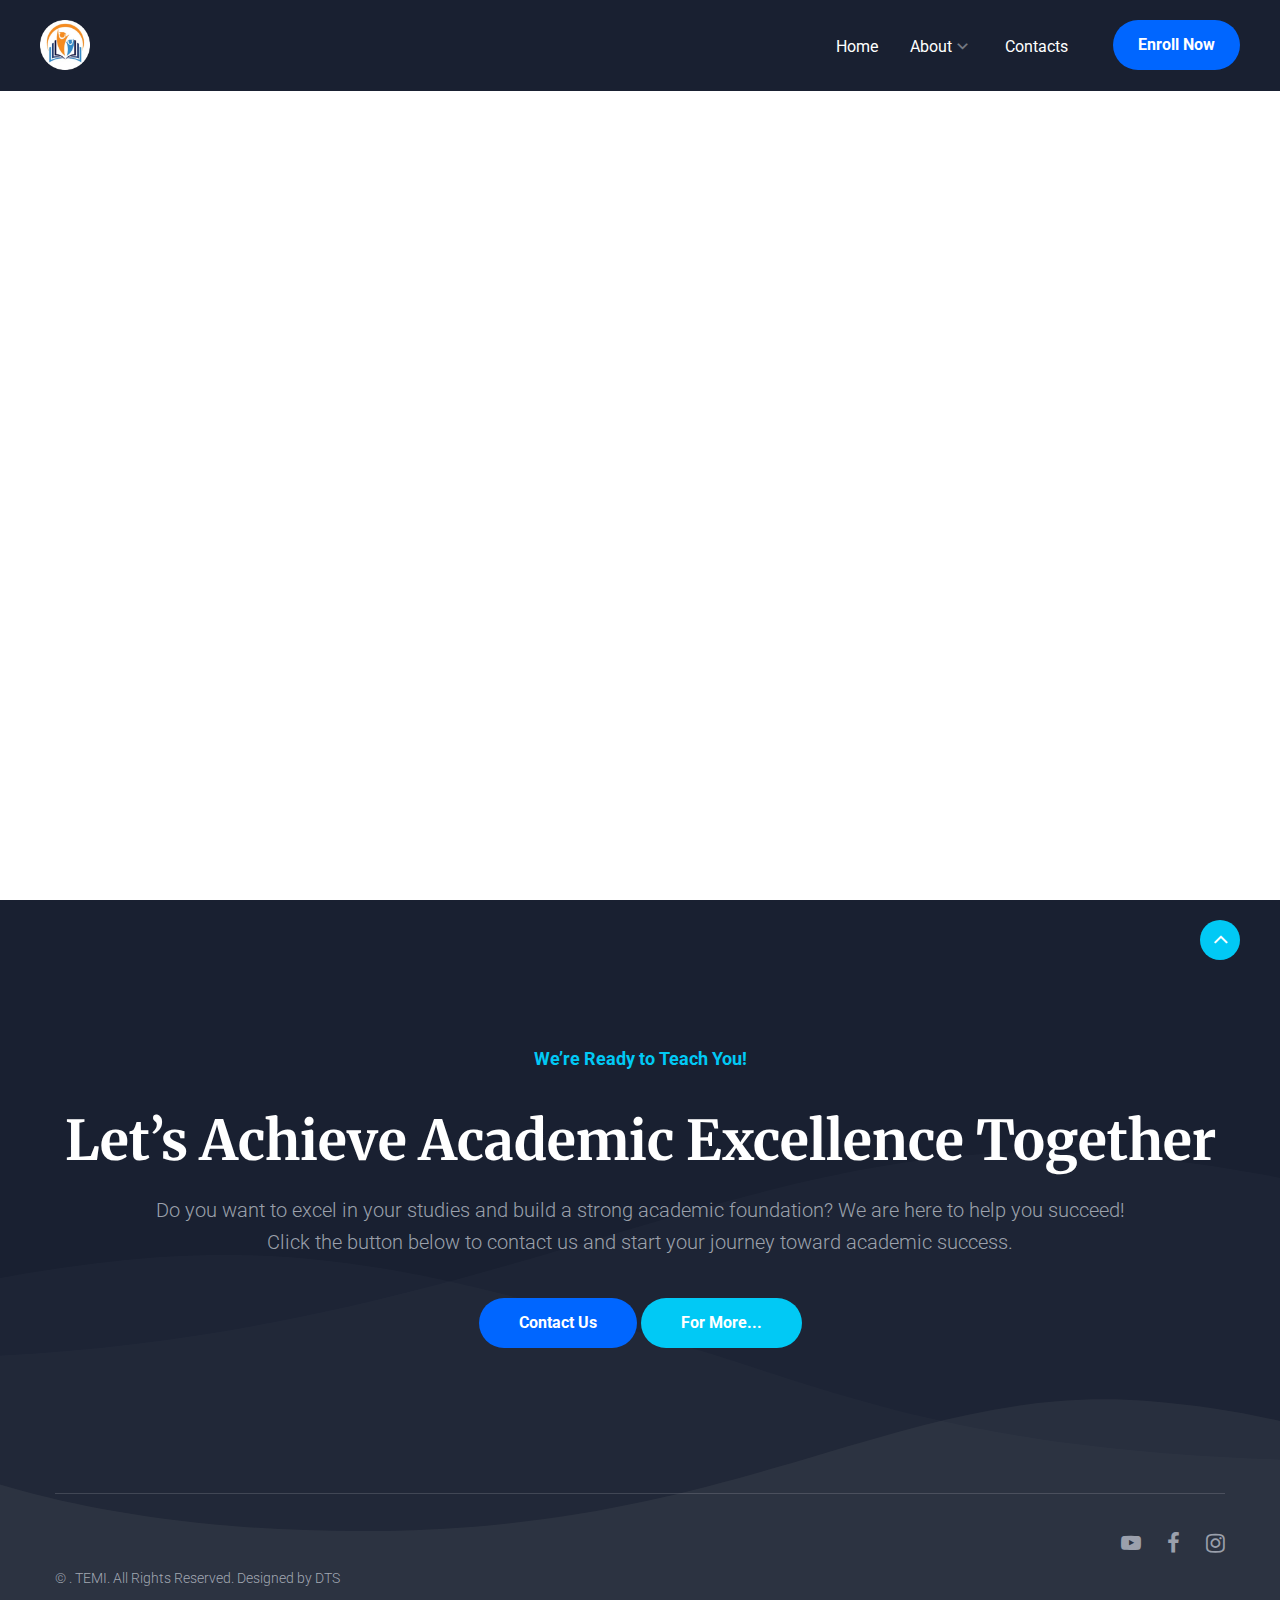
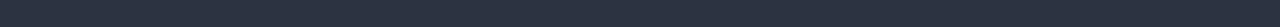
<file: test.html>
<!DOCTYPE html>
<html class="wide wow-animation" lang="en">
<head>
  <title>Thilothma Institute</title>
  <meta charset="utf-8">
  <meta name="viewport" content="width=device-width, height=device-height, initial-scale=1.0">
  <meta http-equiv="X-UA-Compatible" content="IE=edge">
  <link rel="icon" href="../images/ST/logo.png" type="image/x-icon">
  <link rel="stylesheet" type="text/css" href="//fonts.googleapis.com/css?family=Roboto:100,300,400,500,700,900%7CMerriweather:300,400,700,700i,900">
  <link rel="stylesheet" href="../css/style.css">
  <style>.ie-panel{display: none;background: #212121;padding: 10px 0;box-shadow: 3px 3px 5px 0 rgba(0,0,0,.3);clear: both;text-align:center;position: relative;z-index: 1;} html.ie-10 .ie-panel, html.lt-ie-10 .ie-panel {display: block;}</style>
</head>
<body>
<div class="preloader">
  <div class="preloader-body">
    <div class="cssload-container">
      <div class="cssload-speeding-wheel"></div>
    </div>
  </div>
</div>
<div class="page">

  <!-- HEADER -->
  <header class="section page-header">
    <!--RD Navbar-->
    <div class="rd-navbar-wrap">
      <nav class="rd-navbar rd-navbar-corporate" data-layout="rd-navbar-fixed" data-sm-layout="rd-navbar-fixed" data-md-layout="rd-navbar-fixed" data-lg-layout="rd-navbar-static" data-xl-layout="rd-navbar-static" data-xxl-layout="rd-navbar-static" data-md-device-layout="rd-navbar-fixed" data-lg-device-layout="rd-navbar-fixed" data-xl-device-layout="rd-navbar-static" data-xxl-device-layout="rd-navbar-static" data-lg-stick-up-offset="46px" data-xl-stick-up-offset="46px" data-xxl-stick-up-offset="46px" data-lg-stick-up="true" data-xl-stick-up="true" data-xxl-stick-up="true">
        <div class="rd-navbar-collapse-toggle rd-navbar-fixed-element-1" data-rd-navbar-toggle=".rd-navbar-collapse"><span></span></div>
        <div class="rd-navbar-main-outer">
          <div class="rd-navbar-main">
            <!--RD Navbar Panel-->
            <div class="rd-navbar-panel">
              <!--RD Navbar Toggle-->
              <button class="rd-navbar-toggle" data-rd-navbar-toggle=".rd-navbar-nav-wrap"><span></span></button>
              <!--RD Navbar Brand-->
              <div class="rd-navbar-brand">
                <!--                    &lt;!&ndash;Brand&ndash;&gt;<a class="brand" href="index.html"><img class="brand-logo-dark" src="images/logo-default-362x90.png" alt="" width="181" height="45"/><img class="brand-logo-light" src="images/logo-inverse-362x90.png" alt="" width="181" height="45"/></a>-->
                <!--Brand--><a class="brand" href="../index.html"><img class="brand-logo-dark" src="../images/ST/logo.png" alt="" width="10" height="10"/><img class="brand-logo-light" src="../images/ST/logo.png" alt="" width="50" height="50"/></a>

              </div>
            </div>
            <div class="rd-navbar-main-element">
              <div class="rd-navbar-nav-wrap">
                <ul class="rd-navbar-nav">
                  <li class="rd-nav-item"><a class="rd-nav-link" href="../index.html">Home</a></li>
                  <li class="rd-nav-item"><a class="rd-nav-link" href="../index.html#about">About</a>
                    <ul class="rd-menu rd-navbar-dropdown">
                      <li class="rd-dropdown-item"><a class="rd-dropdown-link" href="../index.html#why-us">Why Choose Us</a></li>
                      <li class="rd-dropdown-item"><a class="rd-dropdown-link" href="../index.html#mission">Mission & Vision</a></li>
                      <li class="rd-dropdown-item"><a class="rd-dropdown-link" href="../index.html#what-we-do">What We Offer</a></li>
                    </ul>
                  </li>
                  <!--<li class="rd-nav-item"><a class="rd-nav-link" href="#what-we-do">What We Do</a>
                    <ul class="rd-menu rd-navbar-dropdown">
                      <li class="rd-dropdown-item"><a class="rd-dropdown-link" href="#our-projects">Our Projects</a></li>
                      <li class="rd-dropdown-item"><a class="rd-dropdown-link" href="#awards">Awards</a></li>
                      <li class="rd-dropdown-item"><a class="rd-dropdown-link" href="#advantages">Advantages</a></li>
                      <li class="rd-dropdown-item"><a class="rd-dropdown-link" href="#features">Features</a></li>
                      <li class="rd-dropdown-item"><a class="rd-dropdown-link" href="#technologies">Technologies</a></li>
                      <li class="rd-dropdown-item"><a class="rd-dropdown-link" href="#statistics">Statistics</a></li>
                      <li class="rd-dropdown-item"><a class="rd-dropdown-link" href="#our-tips">Our Tips</a></li>
                    </ul>
                  </li>
                  <li class="rd-nav-item"><a class="rd-nav-link" href="#pricing">Grades</a></li>
                  <li class="rd-nav-item"><a class="rd-nav-link" href="#faq">FAQ</a></li>-->
                  <li class="rd-nav-item"><a class="rd-nav-link" href="../index.html#contacts">Contacts</a></li>
                </ul>
              </div>
              <div class="rd-navbar-collapse"><a class="button button-secondary button-nuka" href="https://api.whatsapp.com/send?phone=94706106161&text=Hello%20Diyawanna!%20I%20am%20interested%20about%20your%20business." target="_blank" rel="noopener noreferrer">Enroll Now<span class="button-overlay"></span></a></div>
            </div>
          </div>
        </div>
      </nav>
    </div>
  </header>

  <div class="oh">
    <svg class="wave-light wave-light-8" width="1920" height="1060" viewBox="0 0 1920 1060" fill="none">
      <path class="wave-path" d="M1270.8 218.376C1568.83 102.736 1850.63 180.948 2030.21 307.382C2032.51 308.998 2034.48 310.988 2036.1 313.28L2244.6 608.07C2253.3 620.368 2249.27 637.477 2235.62 643.849C2136.91 689.931 1934.93 754.715 1745.59 720.317C1486.28 673.211 1150.28 423.428 797.391 434.116C526.793 442.311 106.516 537.961 -92.8574 590.62C-106.447 594.21 -120.226 585.95 -123.559 572.295L-211.97 210.086C-214.872 198.199 -208.784 185.922 -197.319 181.649C-86.282 140.272 153.264 93.3374 366.435 189.479C649.935 317.339 970.87 334.757 1270.8 218.376Z" fill="#4D4468"></path>
      <path class="wave-path" d="M772.48 255.118C380.165 103.024 9.24323 206.281 -226.745 372.767C-229.039 374.385 -231.01 376.373 -232.632 378.664L-512.582 774.127C-521.29 786.427 -517.274 803.55 -503.683 810.064C-377.112 870.73 -105.683 960.41 148.442 914.284C489.263 852.422 930.89 524.399 1394.72 538.435C1753.87 549.303 2313.64 677.282 2572.46 745.98C2586.04 749.585 2599.94 741.362 2603.28 727.711L2722.96 237.787C2725.87 225.895 2719.88 213.66 2708.45 209.275C2565.44 154.399 2245.45 89.0608 1961.15 217.17C1588.53 385.08 1166.7 407.953 772.48 255.118Z" fill="#4D4468"></path>
      <path class="wave-path" d="M1447.25 805.997C1794.64 1025.39 2182.35 991.059 2453.13 870.614C2455.6 869.515 2457.81 868.064 2459.73 866.318L2833.15 525.603C2842.65 516.93 2842.3 503.238 2831.92 495.349C2724.31 413.548 2478 274.243 2215.74 273.626C1867.52 272.805 1356.87 514.147 906.52 416.969C558.455 341.862 42.8667 116.692 -194.437 2.73577C-207.328 -3.45464 -223.54 1.25043 -229.521 12.9186L-466.827 475.879C-471.469 484.935 -468.544 495.538 -459.301 501.375C-333.611 580.741 -34.896 703.74 275.402 629.247C680.162 532.076 1098.27 585.601 1447.25 805.997Z" fill="#4D4468"></path>
    </svg>

    <!-- Our Awards-->
    <!-- Our creative team-->
    <!-- Competitive Rates-->

  </div>
  <!-- Section Empty Gradient-->
  <!-- Web Design Features-->
  <!-- Technologies-->
  <!-- Counter-->
  <!-- Pricing-->
  <!-- FAQs-->
  <!-- Contact Our Team-->
  <!-- FOOTER -->
</div>
<div class="snackbars" id="form-output-global"></div>

<script>
  document.addEventListener('DOMContentLoaded', () => {
    // // Load the header

    // Load the footer
    fetch('./components/footer.html')
            .then(response => {
              if (!response.ok) throw new Error('Failed to load footer');
              return response.text();
            })
            .then(data => document.body.insertAdjacentHTML('beforeend', data))
            .catch(error => console.error('Footer fetch error:', error));
  });
</script>
<script src="../js/core.min.js"></script>
<script src="../js/script.js"></script>
<!-- coded by sahan-->
</body>
</html>
</file>
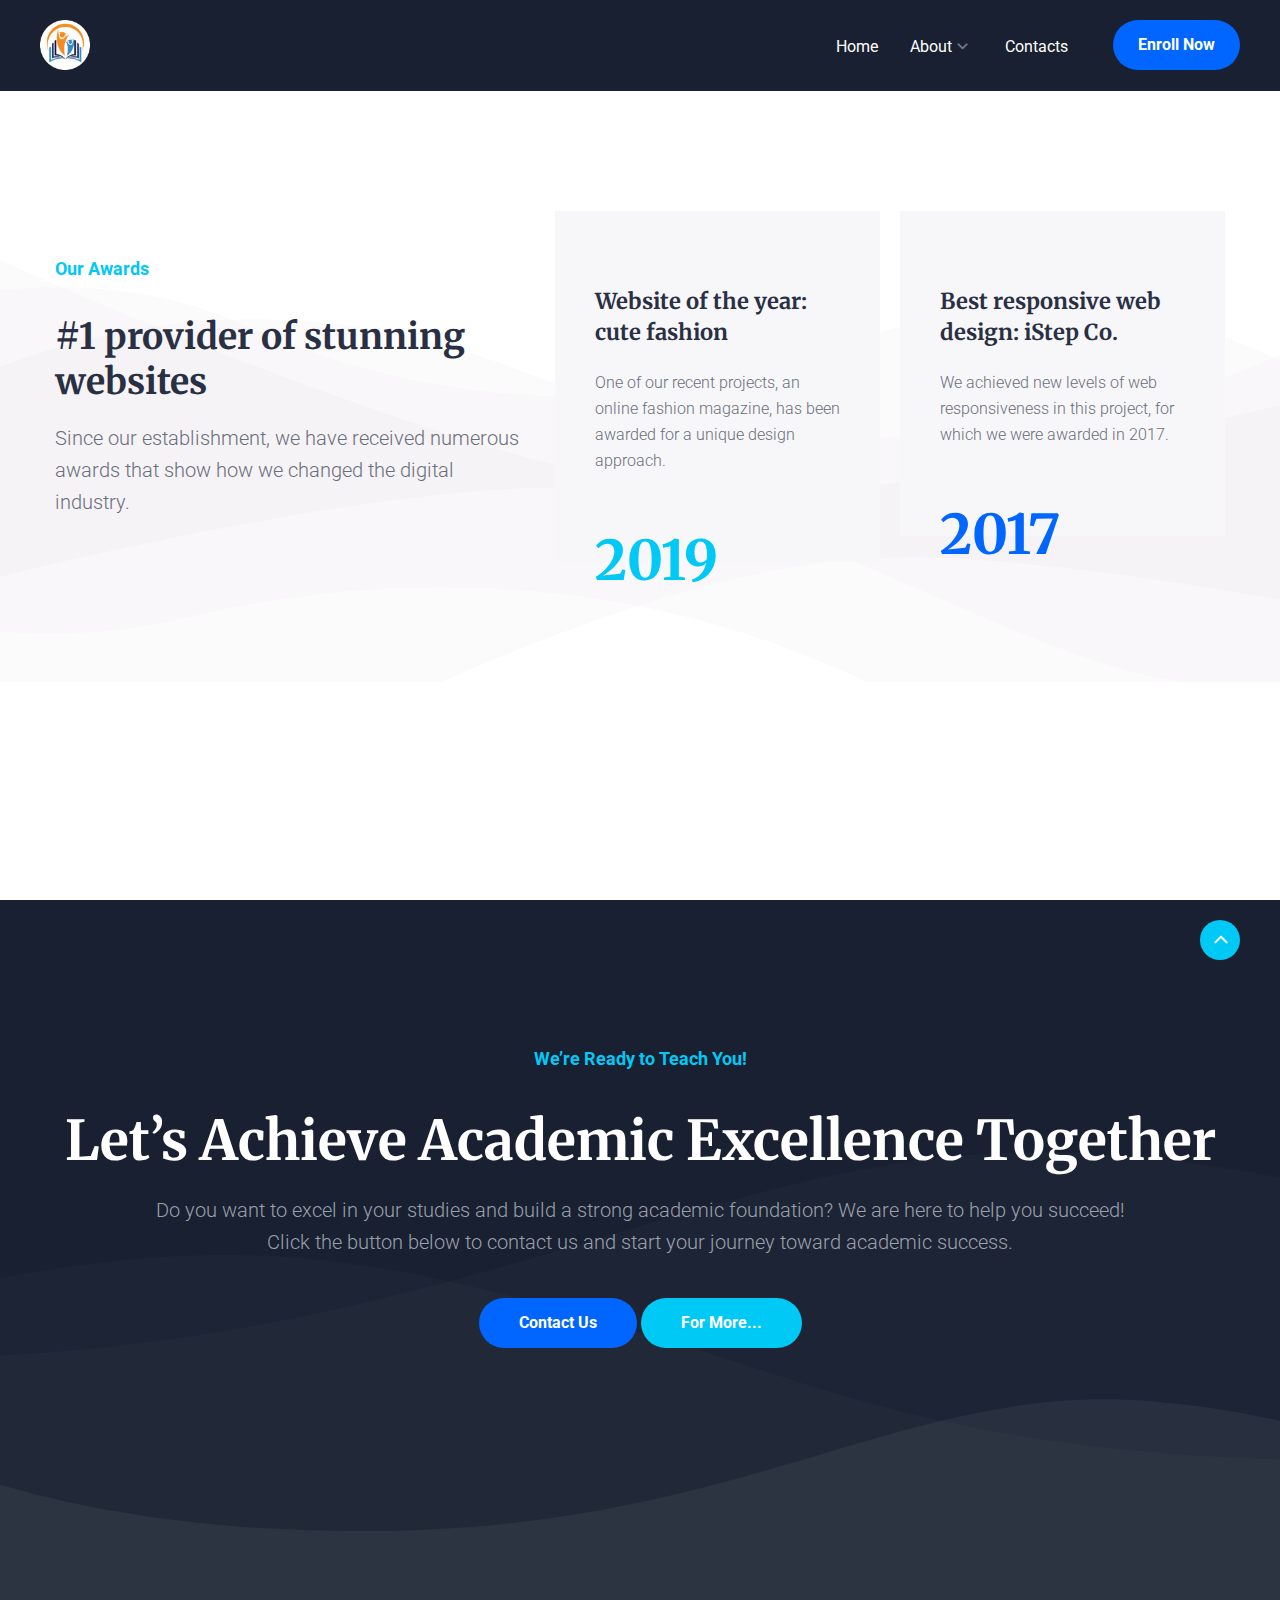
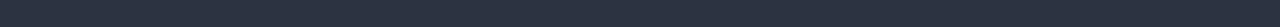
<file: pages/awards.html>
<!-- Our Awards-->

<!DOCTYPE html>
<html class="wide wow-animation" lang="en">
<head>
    <title>Thilothma Institute</title>
    <meta charset="utf-8">
    <meta name="viewport" content="width=device-width, height=device-height, initial-scale=1.0">
    <meta http-equiv="X-UA-Compatible" content="IE=edge">
    <link rel="icon" href="../images/ST/logo.png" type="image/x-icon">
    <link rel="stylesheet" type="text/css" href="//fonts.googleapis.com/css?family=Roboto:100,300,400,500,700,900%7CMerriweather:300,400,700,700i,900">
    <link rel="stylesheet" href="../css/style.css">
    <style>.ie-panel{display: none;background: #212121;padding: 10px 0;box-shadow: 3px 3px 5px 0 rgba(0,0,0,.3);clear: both;text-align:center;position: relative;z-index: 1;} html.ie-10 .ie-panel, html.lt-ie-10 .ie-panel {display: block;}</style>
</head>
<body>
<div class="preloader">
    <div class="preloader-body">
        <div class="cssload-container">
            <div class="cssload-speeding-wheel"></div>
        </div>
    </div>
</div>
<div class="page">

    <!-- HEADER -->
    <header class="section page-header">
        <!--RD Navbar-->
        <div class="rd-navbar-wrap">
            <nav class="rd-navbar rd-navbar-corporate" data-layout="rd-navbar-fixed" data-sm-layout="rd-navbar-fixed" data-md-layout="rd-navbar-fixed" data-lg-layout="rd-navbar-static" data-xl-layout="rd-navbar-static" data-xxl-layout="rd-navbar-static" data-md-device-layout="rd-navbar-fixed" data-lg-device-layout="rd-navbar-fixed" data-xl-device-layout="rd-navbar-static" data-xxl-device-layout="rd-navbar-static" data-lg-stick-up-offset="46px" data-xl-stick-up-offset="46px" data-xxl-stick-up-offset="46px" data-lg-stick-up="true" data-xl-stick-up="true" data-xxl-stick-up="true">
                <div class="rd-navbar-collapse-toggle rd-navbar-fixed-element-1" data-rd-navbar-toggle=".rd-navbar-collapse"><span></span></div>
                <div class="rd-navbar-main-outer">
                    <div class="rd-navbar-main">
                        <!--RD Navbar Panel-->
                        <div class="rd-navbar-panel">
                            <!--RD Navbar Toggle-->
                            <button class="rd-navbar-toggle" data-rd-navbar-toggle=".rd-navbar-nav-wrap"><span></span></button>
                            <!--RD Navbar Brand-->
                            <div class="rd-navbar-brand">
                                <!--                    &lt;!&ndash;Brand&ndash;&gt;<a class="brand" href="index.html"><img class="brand-logo-dark" src="images/logo-default-362x90.png" alt="" width="181" height="45"/><img class="brand-logo-light" src="images/logo-inverse-362x90.png" alt="" width="181" height="45"/></a>-->
                                <!--Brand--><a class="brand" href="../index.html"><img class="brand-logo-dark" src="../images/ST/logo.png" alt="" width="10" height="10"/><img class="brand-logo-light" src="../images/ST/logo.png" alt="" width="50" height="50"/></a>

                            </div>
                        </div>
                        <div class="rd-navbar-main-element">
                            <div class="rd-navbar-nav-wrap">
                                <ul class="rd-navbar-nav">
                                    <li class="rd-nav-item"><a class="rd-nav-link" href="../index.html">Home</a></li>
                                    <li class="rd-nav-item"><a class="rd-nav-link" href="../index.html#about">About</a>
                                        <ul class="rd-menu rd-navbar-dropdown">
                                            <li class="rd-dropdown-item"><a class="rd-dropdown-link" href="../index.html#why-us">Why Choose Us</a></li>
                                            <li class="rd-dropdown-item"><a class="rd-dropdown-link" href="../index.html#mission">Mission & Vision</a></li>
                                            <li class="rd-dropdown-item"><a class="rd-dropdown-link" href="../index.html#what-we-do">What We Offer</a></li>
                                        </ul>
                                    </li>
                                    <!--<li class="rd-nav-item"><a class="rd-nav-link" href="#what-we-do">What We Do</a>
                                      <ul class="rd-menu rd-navbar-dropdown">
                                        <li class="rd-dropdown-item"><a class="rd-dropdown-link" href="#our-projects">Our Projects</a></li>
                                        <li class="rd-dropdown-item"><a class="rd-dropdown-link" href="#awards">Awards</a></li>
                                        <li class="rd-dropdown-item"><a class="rd-dropdown-link" href="#advantages">Advantages</a></li>
                                        <li class="rd-dropdown-item"><a class="rd-dropdown-link" href="#features">Features</a></li>
                                        <li class="rd-dropdown-item"><a class="rd-dropdown-link" href="#technologies">Technologies</a></li>
                                        <li class="rd-dropdown-item"><a class="rd-dropdown-link" href="#statistics">Statistics</a></li>
                                        <li class="rd-dropdown-item"><a class="rd-dropdown-link" href="#our-tips">Our Tips</a></li>
                                      </ul>
                                    </li>
                                    <li class="rd-nav-item"><a class="rd-nav-link" href="#pricing">Grades</a></li>
                                    <li class="rd-nav-item"><a class="rd-nav-link" href="#faq">FAQ</a></li>-->
                                    <li class="rd-nav-item"><a class="rd-nav-link" href="../index.html#contacts">Contacts</a></li>
                                </ul>
                            </div>
                            <div class="rd-navbar-collapse"><a class="button button-secondary button-nuka" href="https://api.whatsapp.com/send?phone=94706106161&text=Hello%20Diyawanna!%20I%20am%20interested%20about%20your%20business." target="_blank" rel="noopener noreferrer">Enroll Now<span class="button-overlay"></span></a></div>
                        </div>
                    </div>
                </div>
            </nav>
        </div>
    </header>

    <div class="oh">
        <svg class="wave-light wave-light-8" width="1920" height="1060" viewBox="0 0 1920 1060" fill="none">
            <path class="wave-path" d="M1270.8 218.376C1568.83 102.736 1850.63 180.948 2030.21 307.382C2032.51 308.998 2034.48 310.988 2036.1 313.28L2244.6 608.07C2253.3 620.368 2249.27 637.477 2235.62 643.849C2136.91 689.931 1934.93 754.715 1745.59 720.317C1486.28 673.211 1150.28 423.428 797.391 434.116C526.793 442.311 106.516 537.961 -92.8574 590.62C-106.447 594.21 -120.226 585.95 -123.559 572.295L-211.97 210.086C-214.872 198.199 -208.784 185.922 -197.319 181.649C-86.282 140.272 153.264 93.3374 366.435 189.479C649.935 317.339 970.87 334.757 1270.8 218.376Z" fill="#4D4468"></path>
            <path class="wave-path" d="M772.48 255.118C380.165 103.024 9.24323 206.281 -226.745 372.767C-229.039 374.385 -231.01 376.373 -232.632 378.664L-512.582 774.127C-521.29 786.427 -517.274 803.55 -503.683 810.064C-377.112 870.73 -105.683 960.41 148.442 914.284C489.263 852.422 930.89 524.399 1394.72 538.435C1753.87 549.303 2313.64 677.282 2572.46 745.98C2586.04 749.585 2599.94 741.362 2603.28 727.711L2722.96 237.787C2725.87 225.895 2719.88 213.66 2708.45 209.275C2565.44 154.399 2245.45 89.0608 1961.15 217.17C1588.53 385.08 1166.7 407.953 772.48 255.118Z" fill="#4D4468"></path>
            <path class="wave-path" d="M1447.25 805.997C1794.64 1025.39 2182.35 991.059 2453.13 870.614C2455.6 869.515 2457.81 868.064 2459.73 866.318L2833.15 525.603C2842.65 516.93 2842.3 503.238 2831.92 495.349C2724.31 413.548 2478 274.243 2215.74 273.626C1867.52 272.805 1356.87 514.147 906.52 416.969C558.455 341.862 42.8667 116.692 -194.437 2.73577C-207.328 -3.45464 -223.54 1.25043 -229.521 12.9186L-466.827 475.879C-471.469 484.935 -468.544 495.538 -459.301 501.375C-333.611 580.741 -34.896 703.74 275.402 629.247C680.162 532.076 1098.27 585.601 1447.25 805.997Z" fill="#4D4468"></path>
        </svg>

        <!-- Our Awards-->
        <section class="section section-md bg-default" id="awards">
            <div class="container">
                <div class="row row-fix row-40 align-items-center wow fadeInUp">
                    <div class="col-xl-5">
                        <h6>Our Awards</h6>
                        <h2>#1 provider of stunning websites</h2>
                        <p class="big">Since our establishment, we have received numerous awards that show how we changed the digital industry.</p>
                    </div>
                    <div class="col-xl-7">
                        <div class="row row-40 row-narrow">
                            <div class="col-sm-6">
                                <article class="box-corporate">
                                    <h4 class="box-corporate-title">Website of the year: cute fashion</h4>
                                    <p class="box-corporate-text">One of our recent projects, an online fashion magazine, has been awarded for a unique design approach.</p>
                                    <div class="heading-1 box-corporate-year text-primary">2019</div>
                                </article>
                            </div>
                            <div class="col-sm-6">
                                <article class="box-corporate">
                                    <h4 class="box-corporate-title">Best responsive web design: iStep Co.</h4>
                                    <p class="box-corporate-text">We achieved new levels of web responsiveness in this project, for which we were awarded in 2017.</p>
                                    <div class="heading-1 box-corporate-year text-secondary-2">2017</div>
                                </article>
                            </div>
                        </div>
                    </div>
                </div>
            </div>
        </section>
        <!-- Our creative team-->
        <!-- Competitive Rates-->

    </div>
    <!-- Section Empty Gradient-->
    <!-- Web Design Features-->
    <!-- Technologies-->
    <!-- Counter-->
    <!-- Pricing-->
    <!-- FAQs-->
    <!-- Contact Our Team-->
    <!-- FOOTER -->
</div>
<div class="snackbars" id="form-output-global"></div>

<script>
    document.addEventListener('DOMContentLoaded', () => {
        // // Load the header

        // Load the footer
        fetch('../components/footer.html')
            .then(response => {
                if (!response.ok) throw new Error('Failed to load footer');
                return response.text();
            })
            .then(data => document.body.insertAdjacentHTML('beforeend', data))
            .catch(error => console.error('Footer fetch error:', error));
    });
</script>
<script src="../js/core.min.js"></script>
<script src="../js/script.js"></script>
<!-- coded by sahan-->
</body>
</html>
</file>
